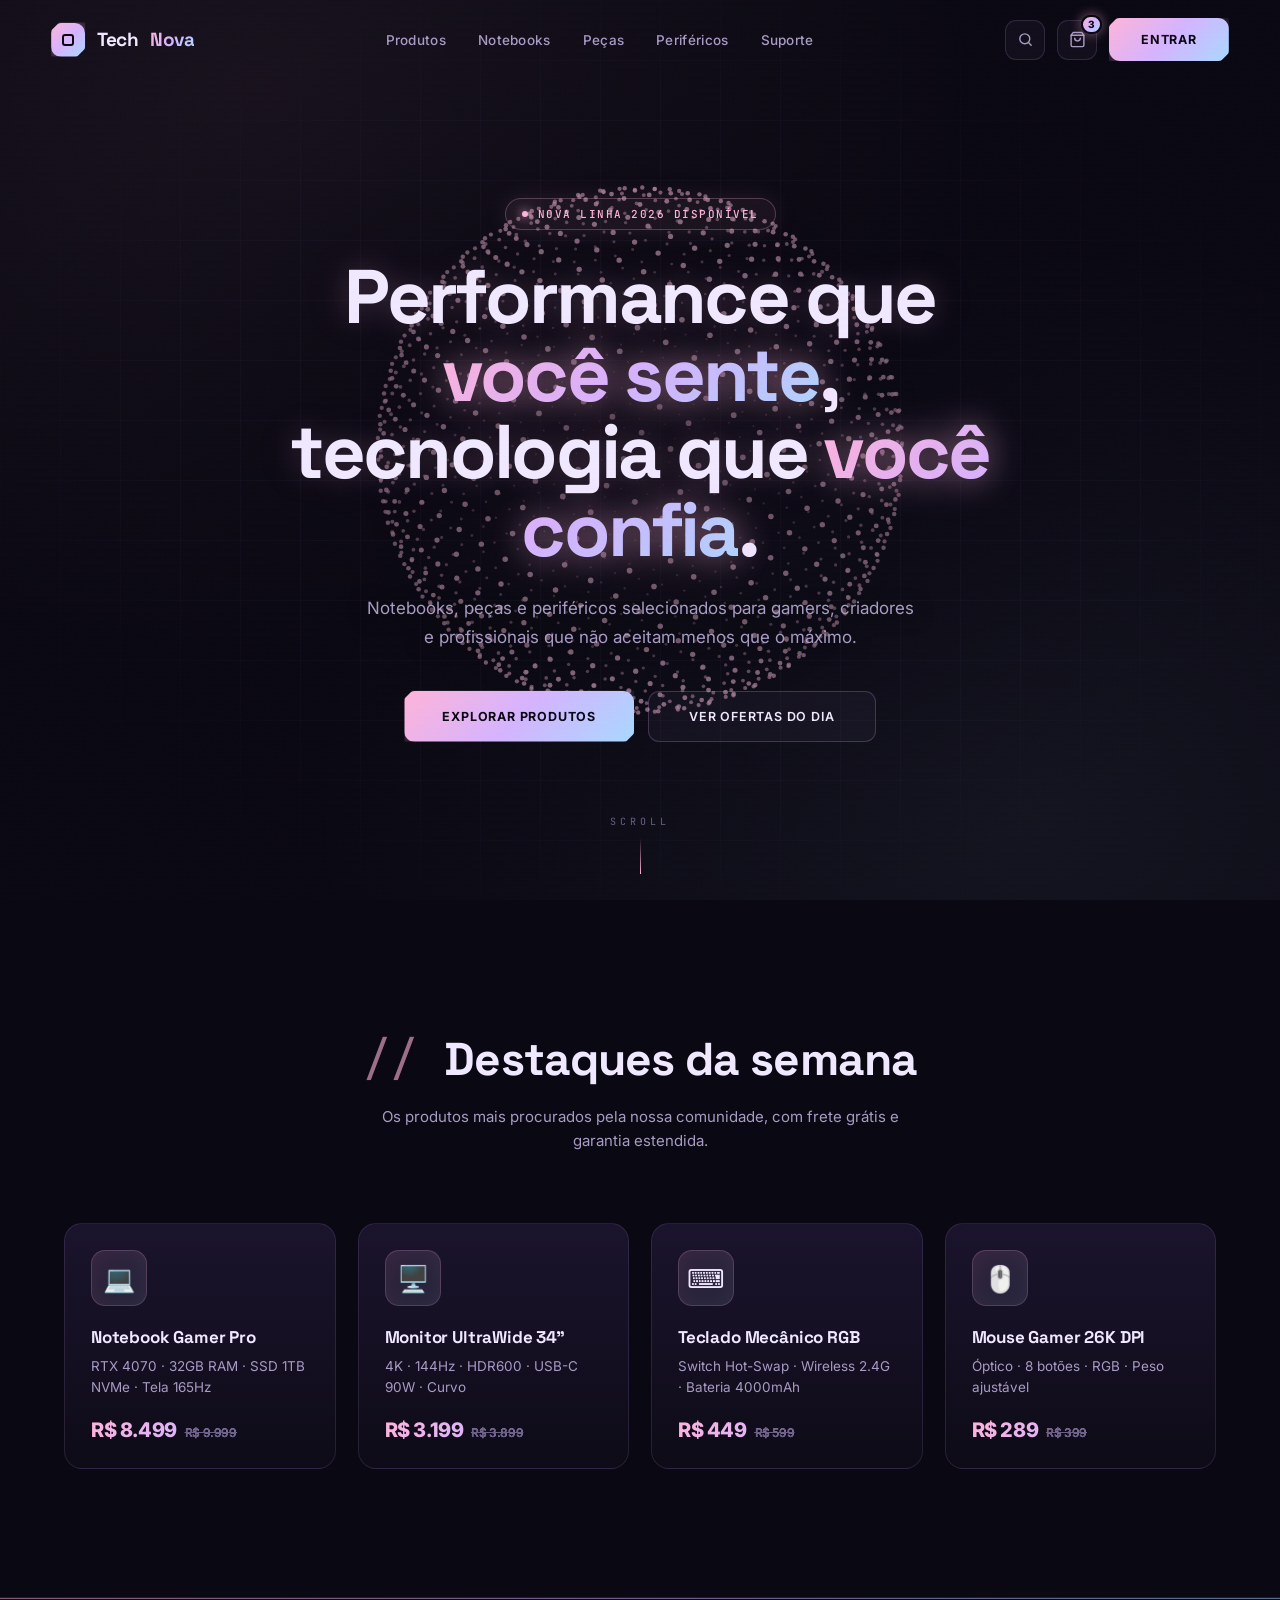
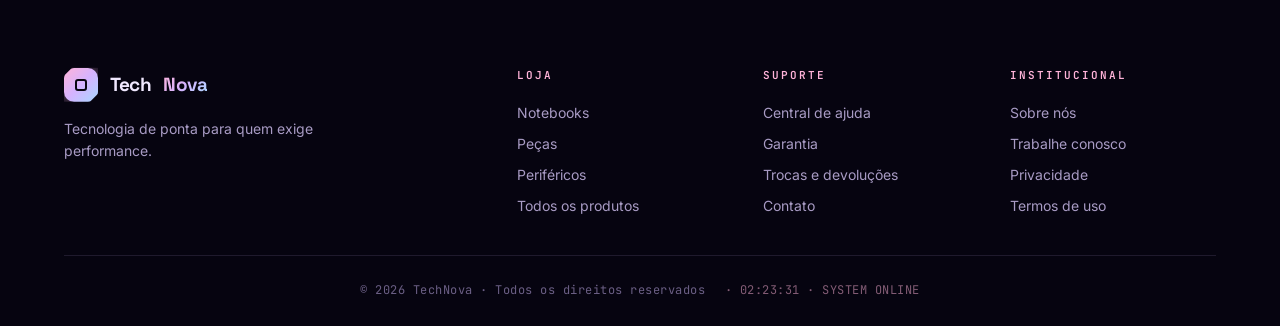
<file: index.html>
<!DOCTYPE html>
<html lang="pt-BR">
<head>
  <meta charset="UTF-8">
  <meta name="viewport" content="width=device-width, initial-scale=1, maximum-scale=1">
  <meta name="description" content="TechNova — Notebooks, peças e periféricos para gamers e profissionais.">
  <meta name="theme-color" content="#0a0812">
  <title>TechNova — Loja de Informática</title>

  <!-- Fontes -->
  <link rel="preconnect" href="https://fonts.googleapis.com">
  <link rel="preconnect" href="https://fonts.gstatic.com" crossorigin>
  <link href="https://fonts.googleapis.com/css2?family=Inter:wght@400;500;600;700&family=Space+Grotesk:wght@600;700;800&family=JetBrains+Mono:wght@400;500;600&display=swap" rel="stylesheet">

  <!-- Estilos -->
  <link rel="stylesheet" href="css/style.css">
</head>
<body>

  <header id="header">
    <a href="index.html" class="logo">
      <div class="logo-mark"></div>
      Tech<span>Nova</span>
    </a>

    <nav>
      <ul>
        <li><a href="produtos.html">Produtos</a></li>
        <li><a href="notebooks.html">Notebooks</a></li>
        <li><a href="pecas.html">Peças</a></li>
        <li><a href="perifericos.html">Periféricos</a></li>
        <li><a href="suporte.html">Suporte</a></li>
      </ul>
    </nav>

    <div class="header-actions">
      <button class="icon-btn" aria-label="Buscar">
        <svg viewBox="0 0 24 24" fill="none" stroke="currentColor" stroke-width="2" stroke-linecap="round">
          <circle cx="11" cy="11" r="7"/>
          <path d="m20 20-3.5-3.5"/>
        </svg>
      </button>
      <button class="icon-btn" aria-label="Carrinho">
        <svg viewBox="0 0 24 24" fill="none" stroke="currentColor" stroke-width="2" stroke-linecap="round" stroke-linejoin="round">
          <path d="M6 2 3 6v14a2 2 0 0 0 2 2h14a2 2 0 0 0 2-2V6l-3-4Z"/>
          <path d="M3 6h18"/>
          <path d="M16 10a4 4 0 0 1-8 0"/>
        </svg>
        <span class="cart-badge">3</span>
      </button>
      <button class="menu-toggle" aria-label="Menu">
        <svg viewBox="0 0 24 24" width="20" height="20" fill="none" stroke="currentColor" stroke-width="2" stroke-linecap="round">
          <path d="M3 6h18M3 12h18M3 18h18"/>
        </svg>
      </button>
      <button class="btn-primary">Entrar</button>
    </div>
  </header>

  <section class="hero">
    <canvas id="c"></canvas>

    <div class="hero-content">
      <div class="hero-tag">Nova linha 2026 disponível</div>
      <h1>
        Performance que <span>você sente</span>,<br>
        tecnologia que <span>você confia</span>.
      </h1>
      <p>
        Notebooks, peças e periféricos selecionados para gamers,
        criadores e profissionais que não aceitam menos que o máximo.
      </p>
      <div class="hero-buttons">
        <a href="produtos.html" class="btn-primary">Explorar produtos</a>
        <a href="produtos.html#ofertas" class="btn-secondary">Ver ofertas do dia</a>
      </div>
    </div>

    <div class="scroll-hint">
      <span>Scroll</span>
      <div class="scroll-line"></div>
    </div>
  </section>

  <section class="products" id="produtos">
    <div class="section-header">
      <h2>Destaques da semana</h2>
      <p>Os produtos mais procurados pela nossa comunidade, com frete grátis e garantia estendida.</p>
    </div>

    <div class="product-grid">
      <div class="product-card">
        <div class="product-icon">💻</div>
        <h3>Notebook Gamer Pro</h3>
        <p>RTX 4070 · 32GB RAM · SSD 1TB NVMe · Tela 165Hz</p>
        <div class="product-price">R$ 8.499 <small>R$ 9.999</small></div>
      </div>

      <div class="product-card">
        <div class="product-icon">🖥️</div>
        <h3>Monitor UltraWide 34"</h3>
        <p>4K · 144Hz · HDR600 · USB-C 90W · Curvo</p>
        <div class="product-price">R$ 3.199 <small>R$ 3.899</small></div>
      </div>

      <div class="product-card">
        <div class="product-icon">⌨️</div>
        <h3>Teclado Mecânico RGB</h3>
        <p>Switch Hot-Swap · Wireless 2.4G · Bateria 4000mAh</p>
        <div class="product-price">R$ 449 <small>R$ 599</small></div>
      </div>

      <div class="product-card">
        <div class="product-icon">🖱️</div>
        <h3>Mouse Gamer 26K DPI</h3>
        <p>Óptico · 8 botões · RGB · Peso ajustável</p>
        <div class="product-price">R$ 289 <small>R$ 399</small></div>
      </div>
    </div>
  </section>

  <footer class="site-footer">
    <div class="footer-inner">
      <div class="footer-brand">
        <a href="index.html" class="logo">
          <div class="logo-mark"></div>
          Tech<span>Nova</span>
        </a>
        <p>Tecnologia de ponta para quem exige performance.</p>
      </div>

      <div class="footer-col">
        <h4>Loja</h4>
        <ul>
          <li><a href="notebooks.html">Notebooks</a></li>
          <li><a href="pecas.html">Peças</a></li>
          <li><a href="perifericos.html">Periféricos</a></li>
          <li><a href="produtos.html">Todos os produtos</a></li>
        </ul>
      </div>

      <div class="footer-col">
        <h4>Suporte</h4>
        <ul>
          <li><a href="suporte.html">Central de ajuda</a></li>
          <li><a href="suporte.html">Garantia</a></li>
          <li><a href="suporte.html">Trocas e devoluções</a></li>
          <li><a href="suporte.html">Contato</a></li>
        </ul>
      </div>

      <div class="footer-col">
        <h4>Institucional</h4>
        <ul>
          <li><a href="#">Sobre nós</a></li>
          <li><a href="#">Trabalhe conosco</a></li>
          <li><a href="#">Privacidade</a></li>
          <li><a href="#">Termos de uso</a></li>
        </ul>
      </div>
    </div>

    <div class="footer-bottom">
      © 2026 TechNova · Todos os direitos reservados
    </div>
  </footer>

  <script src="js/sphere.js"></script>
  <script src="js/main.js"></script>
</body>
</html>
</file>
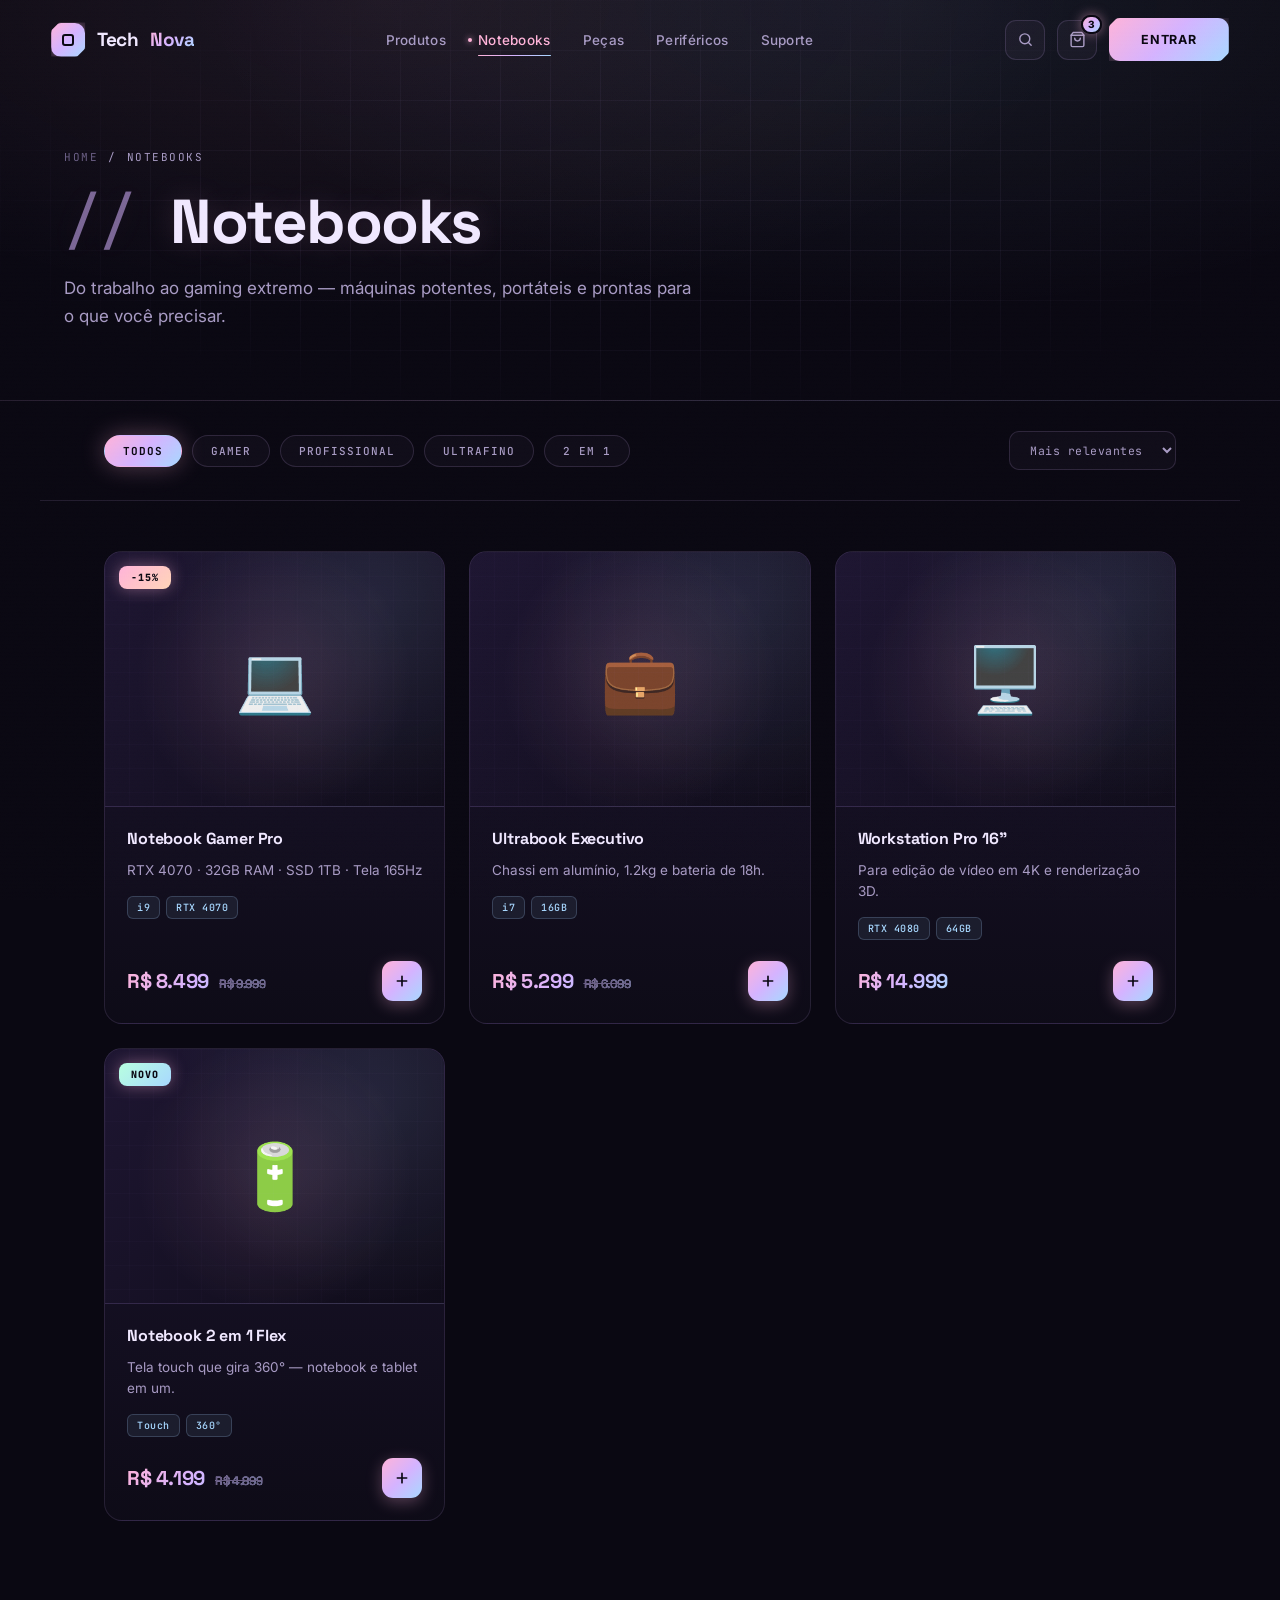
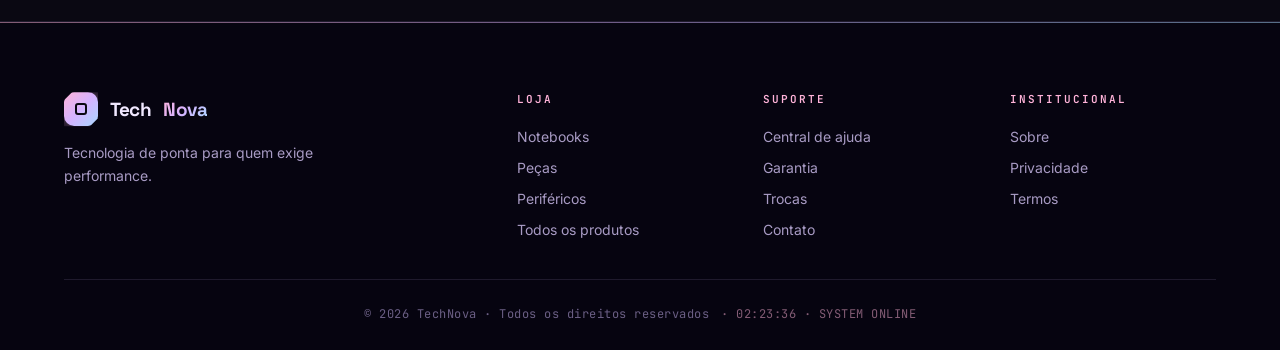
<file: notebooks.html>
<!DOCTYPE html>
<html lang="pt-BR">
<head>
  <meta charset="UTF-8">
  <meta name="viewport" content="width=device-width, initial-scale=1">
  <title>Notebooks — TechNova</title>

  <link rel="preconnect" href="https://fonts.googleapis.com">
  <link rel="preconnect" href="https://fonts.gstatic.com" crossorigin>
  <link href="https://fonts.googleapis.com/css2?family=Inter:wght@400;500;600;700&family=Space+Grotesk:wght@600;700;800&family=JetBrains+Mono:wght@400;500;600&display=swap" rel="stylesheet">

  <link rel="stylesheet" href="css/style.css">
  <link rel="stylesheet" href="css/page.css">
</head>
<body>

  <header id="header">
    <a href="index.html" class="logo"><div class="logo-mark"></div>Tech<span>Nova</span></a>
    <nav>
      <ul>
        <li><a href="produtos.html">Produtos</a></li>
        <li><a href="notebooks.html">Notebooks</a></li>
        <li><a href="pecas.html">Peças</a></li>
        <li><a href="perifericos.html">Periféricos</a></li>
        <li><a href="suporte.html">Suporte</a></li>
      </ul>
    </nav>
    <div class="header-actions">
      <button class="icon-btn"><svg viewBox="0 0 24 24" fill="none" stroke="currentColor" stroke-width="2" stroke-linecap="round"><circle cx="11" cy="11" r="7"/><path d="m20 20-3.5-3.5"/></svg></button>
      <button class="icon-btn"><svg viewBox="0 0 24 24" fill="none" stroke="currentColor" stroke-width="2" stroke-linecap="round" stroke-linejoin="round"><path d="M6 2 3 6v14a2 2 0 0 0 2 2h14a2 2 0 0 0 2-2V6l-3-4Z"/><path d="M3 6h18"/><path d="M16 10a4 4 0 0 1-8 0"/></svg><span class="cart-badge">3</span></button>
      <button class="menu-toggle"><svg viewBox="0 0 24 24" width="20" height="20" fill="none" stroke="currentColor" stroke-width="2" stroke-linecap="round"><path d="M3 6h18M3 12h18M3 18h18"/></svg></button>
      <button class="btn-primary">Entrar</button>
    </div>
  </header>

  <section class="page-hero">
    <div class="page-hero-inner">
      <div class="breadcrumb"><a href="index.html">Home</a><span>/</span><span>Notebooks</span></div>
      <h1>Notebooks</h1>
      <p>Do trabalho ao gaming extremo — máquinas potentes, portáteis e prontas para o que você precisar.</p>
    </div>
  </section>

  <div class="toolbar">
    <div class="filter-chips">
      <button class="chip active">Todos</button>
      <button class="chip">Gamer</button>
      <button class="chip">Profissional</button>
      <button class="chip">Ultrafino</button>
      <button class="chip">2 em 1</button>
    </div>
    <select class="sort-select">
      <option>Mais relevantes</option>
      <option>Menor preço</option>
      <option>Maior preço</option>
    </select>
  </div>

  <section class="page-content">
    <div class="product-grid-lg">
      <article class="card">
        <div class="card-image"><span class="card-badge hot">-15%</span>💻</div>
        <div class="card-body">
          <h3>Notebook Gamer Pro</h3>
          <p>RTX 4070 · 32GB RAM · SSD 1TB · Tela 165Hz</p>
          <div class="card-specs"><span class="spec-tag">i9</span><span class="spec-tag">RTX 4070</span></div>
          <div class="card-footer">
            <div class="card-price">R$ 8.499 <small>R$ 9.999</small></div>
            <button class="btn-cart"><svg viewBox="0 0 24 24" width="16" height="16" fill="none" stroke="currentColor" stroke-width="2.5" stroke-linecap="round"><path d="M12 5v14M5 12h14"/></svg></button>
          </div>
        </div>
      </article>

      <article class="card">
        <div class="card-image">💼</div>
        <div class="card-body">
          <h3>Ultrabook Executivo</h3>
          <p>Chassi em alumínio, 1.2kg e bateria de 18h.</p>
          <div class="card-specs"><span class="spec-tag">i7</span><span class="spec-tag">16GB</span></div>
          <div class="card-footer">
            <div class="card-price">R$ 5.299 <small>R$ 6.099</small></div>
            <button class="btn-cart"><svg viewBox="0 0 24 24" width="16" height="16" fill="none" stroke="currentColor" stroke-width="2.5" stroke-linecap="round"><path d="M12 5v14M5 12h14"/></svg></button>
          </div>
        </div>
      </article>

      <article class="card">
        <div class="card-image">🖥️</div>
        <div class="card-body">
          <h3>Workstation Pro 16"</h3>
          <p>Para edição de vídeo em 4K e renderização 3D.</p>
          <div class="card-specs"><span class="spec-tag">RTX 4080</span><span class="spec-tag">64GB</span></div>
          <div class="card-footer">
            <div class="card-price">R$ 14.999</div>
            <button class="btn-cart"><svg viewBox="0 0 24 24" width="16" height="16" fill="none" stroke="currentColor" stroke-width="2.5" stroke-linecap="round"><path d="M12 5v14M5 12h14"/></svg></button>
          </div>
        </div>
      </article>

      <article class="card">
        <div class="card-image"><span class="card-badge new">Novo</span>🔋</div>
        <div class="card-body">
          <h3>Notebook 2 em 1 Flex</h3>
          <p>Tela touch que gira 360° — notebook e tablet em um.</p>
          <div class="card-specs"><span class="spec-tag">Touch</span><span class="spec-tag">360°</span></div>
          <div class="card-footer">
            <div class="card-price">R$ 4.199 <small>R$ 4.899</small></div>
            <button class="btn-cart"><svg viewBox="0 0 24 24" width="16" height="16" fill="none" stroke="currentColor" stroke-width="2.5" stroke-linecap="round"><path d="M12 5v14M5 12h14"/></svg></button>
          </div>
        </div>
      </article>
    </div>
  </section>

  <footer class="site-footer">
    <div class="footer-inner">
      <div class="footer-brand">
        <a href="index.html" class="logo"><div class="logo-mark"></div>Tech<span>Nova</span></a>
        <p>Tecnologia de ponta para quem exige performance.</p>
      </div>
      <div class="footer-col">
        <h4>Loja</h4>
        <ul>
          <li><a href="notebooks.html">Notebooks</a></li>
          <li><a href="pecas.html">Peças</a></li>
          <li><a href="perifericos.html">Periféricos</a></li>
          <li><a href="produtos.html">Todos os produtos</a></li>
        </ul>
      </div>
      <div class="footer-col">
        <h4>Suporte</h4>
        <ul>
          <li><a href="suporte.html">Central de ajuda</a></li>
          <li><a href="suporte.html">Garantia</a></li>
          <li><a href="suporte.html">Trocas</a></li>
          <li><a href="suporte.html">Contato</a></li>
        </ul>
      </div>
      <div class="footer-col">
        <h4>Institucional</h4>
        <ul>
          <li><a href="#">Sobre</a></li>
          <li><a href="#">Privacidade</a></li>
          <li><a href="#">Termos</a></li>
        </ul>
      </div>
    </div>
    <div class="footer-bottom">© 2026 TechNova · Todos os direitos reservados</div>
  </footer>

  <script src="js/main.js"></script>
</body>
</html>
</file>
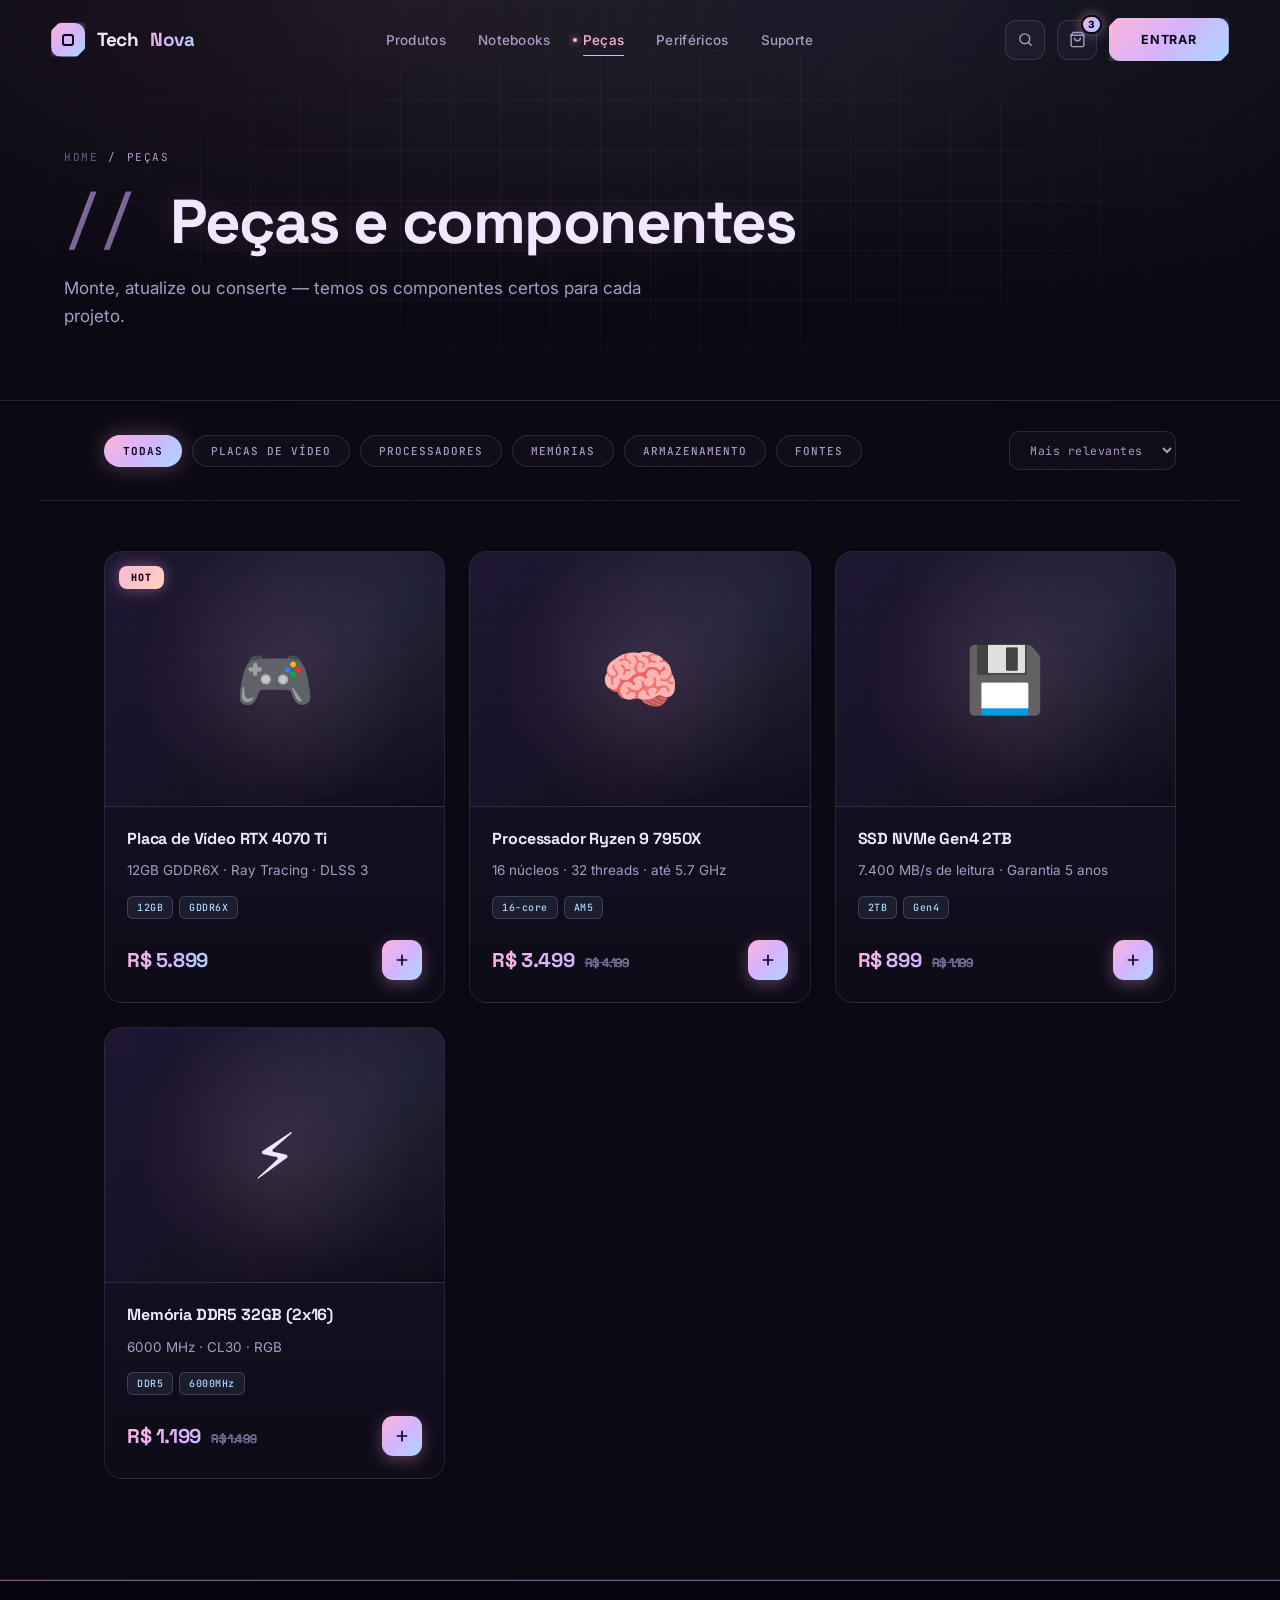
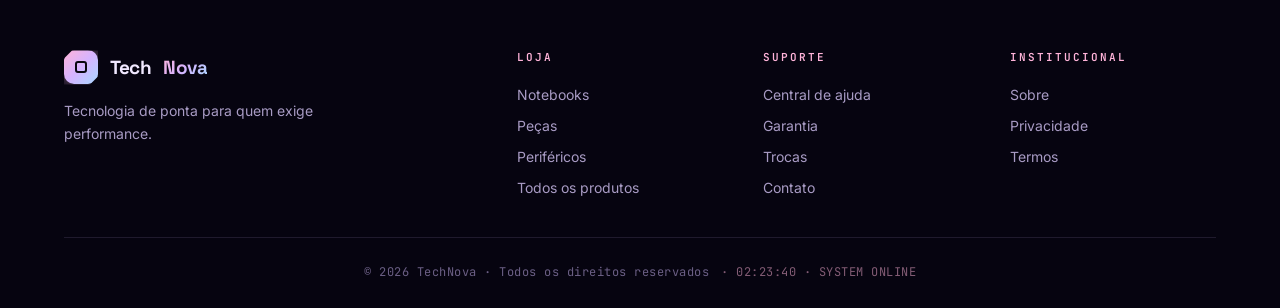
<file: pecas.html>
<!DOCTYPE html>
<html lang="pt-BR">
<head>
  <meta charset="UTF-8">
  <meta name="viewport" content="width=device-width, initial-scale=1">
  <title>Peças — TechNova</title>

  <link rel="preconnect" href="https://fonts.googleapis.com">
  <link rel="preconnect" href="https://fonts.gstatic.com" crossorigin>
  <link href="https://fonts.googleapis.com/css2?family=Inter:wght@400;500;600;700&family=Space+Grotesk:wght@600;700;800&family=JetBrains+Mono:wght@400;500;600&display=swap" rel="stylesheet">

  <link rel="stylesheet" href="css/style.css">
  <link rel="stylesheet" href="css/page.css">
</head>
<body>

  <header id="header">
    <a href="index.html" class="logo"><div class="logo-mark"></div>Tech<span>Nova</span></a>
    <nav>
      <ul>
        <li><a href="produtos.html">Produtos</a></li>
        <li><a href="notebooks.html">Notebooks</a></li>
        <li><a href="pecas.html">Peças</a></li>
        <li><a href="perifericos.html">Periféricos</a></li>
        <li><a href="suporte.html">Suporte</a></li>
      </ul>
    </nav>
    <div class="header-actions">
      <button class="icon-btn"><svg viewBox="0 0 24 24" fill="none" stroke="currentColor" stroke-width="2" stroke-linecap="round"><circle cx="11" cy="11" r="7"/><path d="m20 20-3.5-3.5"/></svg></button>
      <button class="icon-btn"><svg viewBox="0 0 24 24" fill="none" stroke="currentColor" stroke-width="2" stroke-linecap="round" stroke-linejoin="round"><path d="M6 2 3 6v14a2 2 0 0 0 2 2h14a2 2 0 0 0 2-2V6l-3-4Z"/><path d="M3 6h18"/><path d="M16 10a4 4 0 0 1-8 0"/></svg><span class="cart-badge">3</span></button>
      <button class="menu-toggle"><svg viewBox="0 0 24 24" width="20" height="20" fill="none" stroke="currentColor" stroke-width="2" stroke-linecap="round"><path d="M3 6h18M3 12h18M3 18h18"/></svg></button>
      <button class="btn-primary">Entrar</button>
    </div>
  </header>

  <section class="page-hero">
    <div class="page-hero-inner">
      <div class="breadcrumb"><a href="index.html">Home</a><span>/</span><span>Peças</span></div>
      <h1>Peças e componentes</h1>
      <p>Monte, atualize ou conserte — temos os componentes certos para cada projeto.</p>
    </div>
  </section>

  <div class="toolbar">
    <div class="filter-chips">
      <button class="chip active">Todas</button>
      <button class="chip">Placas de vídeo</button>
      <button class="chip">Processadores</button>
      <button class="chip">Memórias</button>
      <button class="chip">Armazenamento</button>
      <button class="chip">Fontes</button>
    </div>
    <select class="sort-select">
      <option>Mais relevantes</option>
      <option>Menor preço</option>
      <option>Maior preço</option>
    </select>
  </div>

  <section class="page-content">
    <div class="product-grid-lg">
      <article class="card">
        <div class="card-image"><span class="card-badge hot">Hot</span>🎮</div>
        <div class="card-body">
          <h3>Placa de Vídeo RTX 4070 Ti</h3>
          <p>12GB GDDR6X · Ray Tracing · DLSS 3</p>
          <div class="card-specs"><span class="spec-tag">12GB</span><span class="spec-tag">GDDR6X</span></div>
          <div class="card-footer">
            <div class="card-price">R$ 5.899</div>
            <button class="btn-cart"><svg viewBox="0 0 24 24" width="16" height="16" fill="none" stroke="currentColor" stroke-width="2.5" stroke-linecap="round"><path d="M12 5v14M5 12h14"/></svg></button>
          </div>
        </div>
      </article>

      <article class="card">
        <div class="card-image">🧠</div>
        <div class="card-body">
          <h3>Processador Ryzen 9 7950X</h3>
          <p>16 núcleos · 32 threads · até 5.7 GHz</p>
          <div class="card-specs"><span class="spec-tag">16-core</span><span class="spec-tag">AM5</span></div>
          <div class="card-footer">
            <div class="card-price">R$ 3.499 <small>R$ 4.199</small></div>
            <button class="btn-cart"><svg viewBox="0 0 24 24" width="16" height="16" fill="none" stroke="currentColor" stroke-width="2.5" stroke-linecap="round"><path d="M12 5v14M5 12h14"/></svg></button>
          </div>
        </div>
      </article>

      <article class="card">
        <div class="card-image">💾</div>
        <div class="card-body">
          <h3>SSD NVMe Gen4 2TB</h3>
          <p>7.400 MB/s de leitura · Garantia 5 anos</p>
          <div class="card-specs"><span class="spec-tag">2TB</span><span class="spec-tag">Gen4</span></div>
          <div class="card-footer">
            <div class="card-price">R$ 899 <small>R$ 1.199</small></div>
            <button class="btn-cart"><svg viewBox="0 0 24 24" width="16" height="16" fill="none" stroke="currentColor" stroke-width="2.5" stroke-linecap="round"><path d="M12 5v14M5 12h14"/></svg></button>
          </div>
        </div>
      </article>

      <article class="card">
        <div class="card-image">⚡</div>
        <div class="card-body">
          <h3>Memória DDR5 32GB (2x16)</h3>
          <p>6000 MHz · CL30 · RGB</p>
          <div class="card-specs"><span class="spec-tag">DDR5</span><span class="spec-tag">6000MHz</span></div>
          <div class="card-footer">
            <div class="card-price">R$ 1.199 <small>R$ 1.499</small></div>
            <button class="btn-cart"><svg viewBox="0 0 24 24" width="16" height="16" fill="none" stroke="currentColor" stroke-width="2.5" stroke-linecap="round"><path d="M12 5v14M5 12h14"/></svg></button>
          </div>
        </div>
      </article>
    </div>
  </section>

  <footer class="site-footer">
    <div class="footer-inner">
      <div class="footer-brand">
        <a href="index.html" class="logo"><div class="logo-mark"></div>Tech<span>Nova</span></a>
        <p>Tecnologia de ponta para quem exige performance.</p>
      </div>
      <div class="footer-col">
        <h4>Loja</h4>
        <ul>
          <li><a href="notebooks.html">Notebooks</a></li>
          <li><a href="pecas.html">Peças</a></li>
          <li><a href="perifericos.html">Periféricos</a></li>
          <li><a href="produtos.html">Todos os produtos</a></li>
        </ul>
      </div>
      <div class="footer-col">
        <h4>Suporte</h4>
        <ul>
          <li><a href="suporte.html">Central de ajuda</a></li>
          <li><a href="suporte.html">Garantia</a></li>
          <li><a href="suporte.html">Trocas</a></li>
          <li><a href="suporte.html">Contato</a></li>
        </ul>
      </div>
      <div class="footer-col">
        <h4>Institucional</h4>
        <ul>
          <li><a href="#">Sobre</a></li>
          <li><a href="#">Privacidade</a></li>
          <li><a href="#">Termos</a></li>
        </ul>
      </div>
    </div>
    <div class="footer-bottom">© 2026 TechNova · Todos os direitos reservados</div>
  </footer>

  <script src="js/main.js"></script>
</body>
</html>
</file>
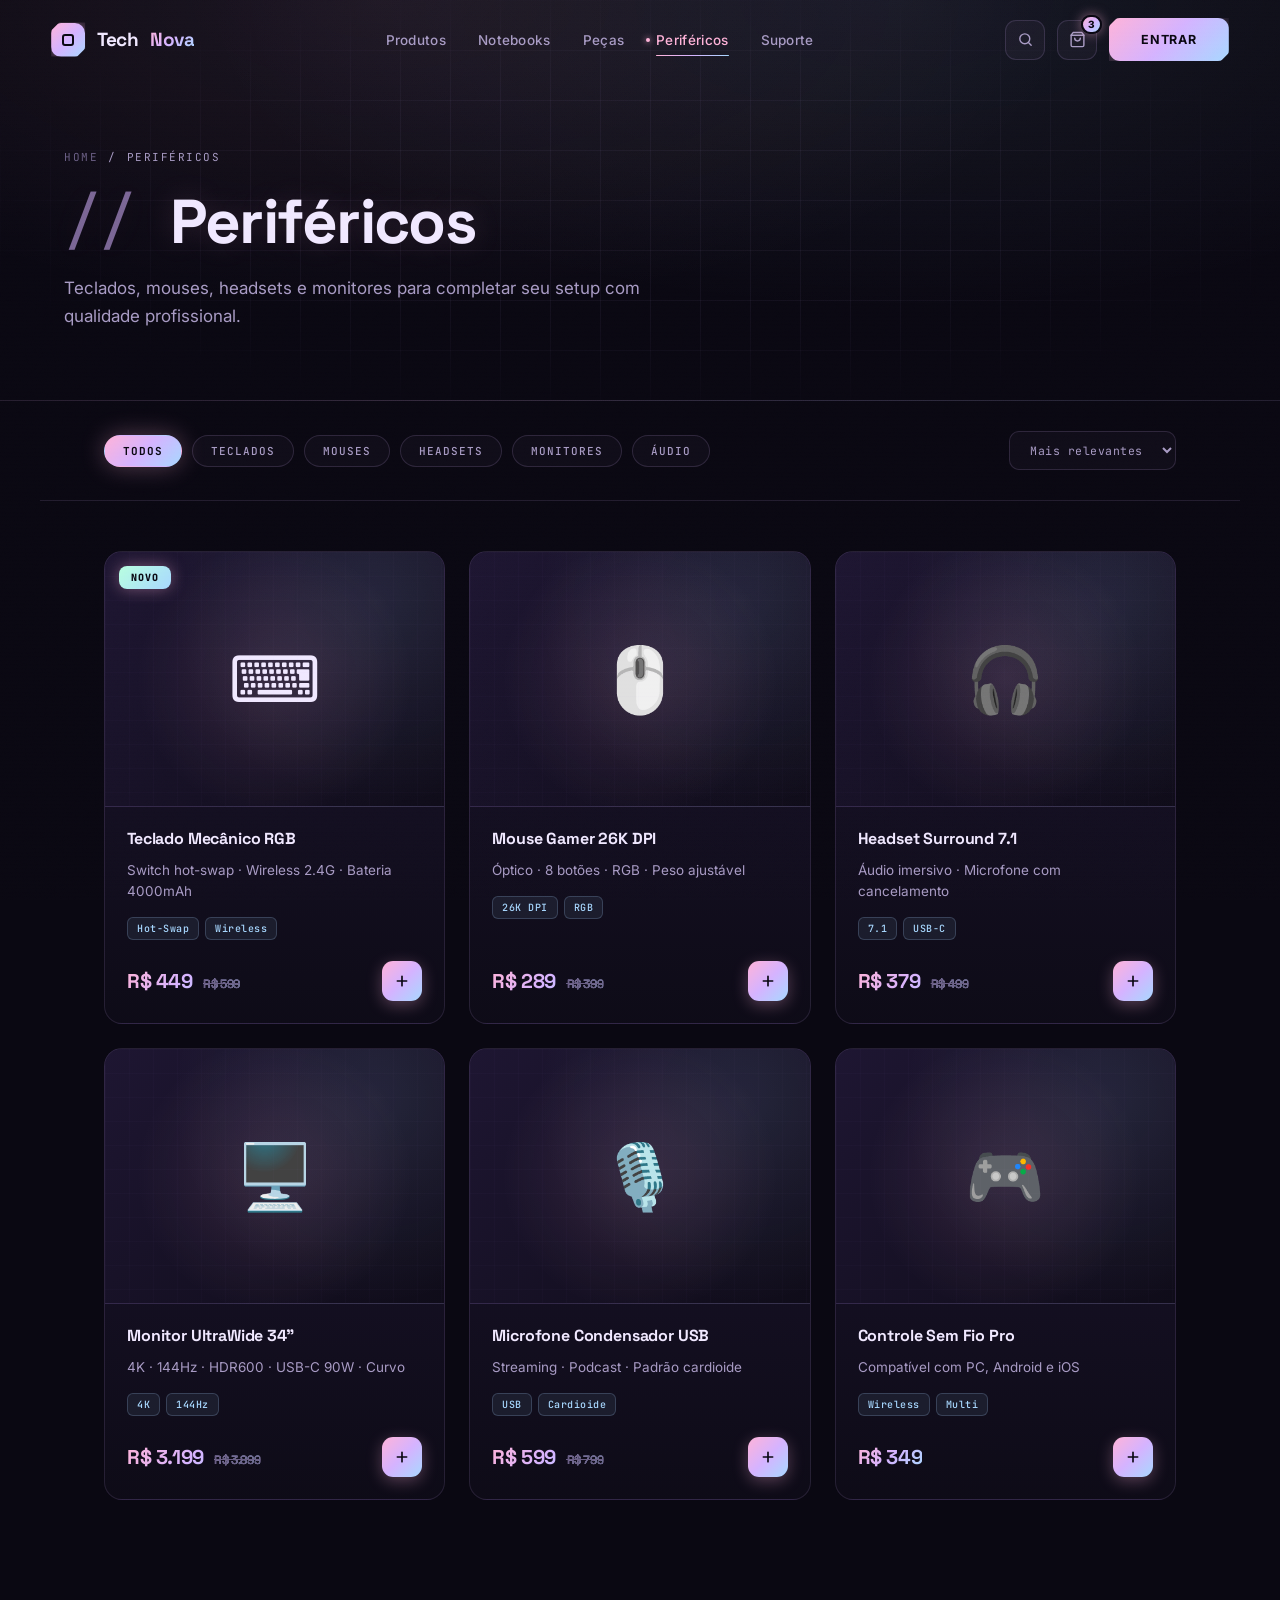
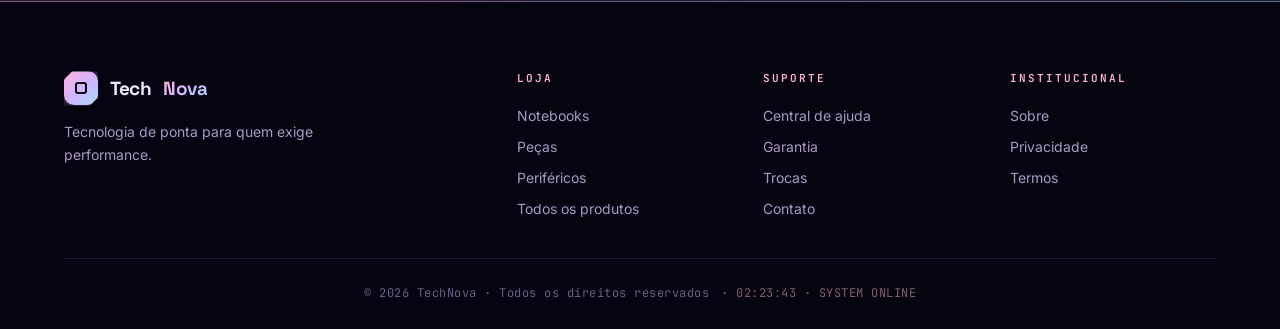
<file: perifericos.html>
<!DOCTYPE html>
<html lang="pt-BR">
<head>
  <meta charset="UTF-8">
  <meta name="viewport" content="width=device-width, initial-scale=1">
  <title>Periféricos — TechNova</title>

  <link rel="preconnect" href="https://fonts.googleapis.com">
  <link rel="preconnect" href="https://fonts.gstatic.com" crossorigin>
  <link href="https://fonts.googleapis.com/css2?family=Inter:wght@400;500;600;700&family=Space+Grotesk:wght@600;700;800&family=JetBrains+Mono:wght@400;500;600&display=swap" rel="stylesheet">

  <link rel="stylesheet" href="css/style.css">
  <link rel="stylesheet" href="css/page.css">
</head>
<body>

  <header id="header">
    <a href="index.html" class="logo"><div class="logo-mark"></div>Tech<span>Nova</span></a>
    <nav>
      <ul>
        <li><a href="produtos.html">Produtos</a></li>
        <li><a href="notebooks.html">Notebooks</a></li>
        <li><a href="pecas.html">Peças</a></li>
        <li><a href="perifericos.html">Periféricos</a></li>
        <li><a href="suporte.html">Suporte</a></li>
      </ul>
    </nav>
    <div class="header-actions">
      <button class="icon-btn"><svg viewBox="0 0 24 24" fill="none" stroke="currentColor" stroke-width="2" stroke-linecap="round"><circle cx="11" cy="11" r="7"/><path d="m20 20-3.5-3.5"/></svg></button>
      <button class="icon-btn"><svg viewBox="0 0 24 24" fill="none" stroke="currentColor" stroke-width="2" stroke-linecap="round" stroke-linejoin="round"><path d="M6 2 3 6v14a2 2 0 0 0 2 2h14a2 2 0 0 0 2-2V6l-3-4Z"/><path d="M3 6h18"/><path d="M16 10a4 4 0 0 1-8 0"/></svg><span class="cart-badge">3</span></button>
      <button class="menu-toggle"><svg viewBox="0 0 24 24" width="20" height="20" fill="none" stroke="currentColor" stroke-width="2" stroke-linecap="round"><path d="M3 6h18M3 12h18M3 18h18"/></svg></button>
      <button class="btn-primary">Entrar</button>
    </div>
  </header>

  <section class="page-hero">
    <div class="page-hero-inner">
      <div class="breadcrumb"><a href="index.html">Home</a><span>/</span><span>Periféricos</span></div>
      <h1>Periféricos</h1>
      <p>Teclados, mouses, headsets e monitores para completar seu setup com qualidade profissional.</p>
    </div>
  </section>

  <div class="toolbar">
    <div class="filter-chips">
      <button class="chip active">Todos</button>
      <button class="chip">Teclados</button>
      <button class="chip">Mouses</button>
      <button class="chip">Headsets</button>
      <button class="chip">Monitores</button>
      <button class="chip">Áudio</button>
    </div>
    <select class="sort-select">
      <option>Mais relevantes</option>
      <option>Menor preço</option>
      <option>Maior preço</option>
    </select>
  </div>

  <section class="page-content">
    <div class="product-grid-lg">
      <article class="card">
        <div class="card-image"><span class="card-badge new">Novo</span>⌨️</div>
        <div class="card-body">
          <h3>Teclado Mecânico RGB</h3>
          <p>Switch hot-swap · Wireless 2.4G · Bateria 4000mAh</p>
          <div class="card-specs"><span class="spec-tag">Hot-Swap</span><span class="spec-tag">Wireless</span></div>
          <div class="card-footer">
            <div class="card-price">R$ 449 <small>R$ 599</small></div>
            <button class="btn-cart"><svg viewBox="0 0 24 24" width="16" height="16" fill="none" stroke="currentColor" stroke-width="2.5" stroke-linecap="round"><path d="M12 5v14M5 12h14"/></svg></button>
          </div>
        </div>
      </article>

      <article class="card">
        <div class="card-image">🖱️</div>
        <div class="card-body">
          <h3>Mouse Gamer 26K DPI</h3>
          <p>Óptico · 8 botões · RGB · Peso ajustável</p>
          <div class="card-specs"><span class="spec-tag">26K DPI</span><span class="spec-tag">RGB</span></div>
          <div class="card-footer">
            <div class="card-price">R$ 289 <small>R$ 399</small></div>
            <button class="btn-cart"><svg viewBox="0 0 24 24" width="16" height="16" fill="none" stroke="currentColor" stroke-width="2.5" stroke-linecap="round"><path d="M12 5v14M5 12h14"/></svg></button>
          </div>
        </div>
      </article>

      <article class="card">
        <div class="card-image">🎧</div>
        <div class="card-body">
          <h3>Headset Surround 7.1</h3>
          <p>Áudio imersivo · Microfone com cancelamento</p>
          <div class="card-specs"><span class="spec-tag">7.1</span><span class="spec-tag">USB-C</span></div>
          <div class="card-footer">
            <div class="card-price">R$ 379 <small>R$ 499</small></div>
            <button class="btn-cart"><svg viewBox="0 0 24 24" width="16" height="16" fill="none" stroke="currentColor" stroke-width="2.5" stroke-linecap="round"><path d="M12 5v14M5 12h14"/></svg></button>
          </div>
        </div>
      </article>

      <article class="card">
        <div class="card-image">🖥️</div>
        <div class="card-body">
          <h3>Monitor UltraWide 34"</h3>
          <p>4K · 144Hz · HDR600 · USB-C 90W · Curvo</p>
          <div class="card-specs"><span class="spec-tag">4K</span><span class="spec-tag">144Hz</span></div>
          <div class="card-footer">
            <div class="card-price">R$ 3.199 <small>R$ 3.899</small></div>
            <button class="btn-cart"><svg viewBox="0 0 24 24" width="16" height="16" fill="none" stroke="currentColor" stroke-width="2.5" stroke-linecap="round"><path d="M12 5v14M5 12h14"/></svg></button>
          </div>
        </div>
      </article>

      <article class="card">
        <div class="card-image">🎙️</div>
        <div class="card-body">
          <h3>Microfone Condensador USB</h3>
          <p>Streaming · Podcast · Padrão cardioide</p>
          <div class="card-specs"><span class="spec-tag">USB</span><span class="spec-tag">Cardioide</span></div>
          <div class="card-footer">
            <div class="card-price">R$ 599 <small>R$ 799</small></div>
            <button class="btn-cart"><svg viewBox="0 0 24 24" width="16" height="16" fill="none" stroke="currentColor" stroke-width="2.5" stroke-linecap="round"><path d="M12 5v14M5 12h14"/></svg></button>
          </div>
        </div>
      </article>

      <article class="card">
        <div class="card-image">🎮</div>
        <div class="card-body">
          <h3>Controle Sem Fio Pro</h3>
          <p>Compatível com PC, Android e iOS</p>
          <div class="card-specs"><span class="spec-tag">Wireless</span><span class="spec-tag">Multi</span></div>
          <div class="card-footer">
            <div class="card-price">R$ 349</div>
            <button class="btn-cart"><svg viewBox="0 0 24 24" width="16" height="16" fill="none" stroke="currentColor" stroke-width="2.5" stroke-linecap="round"><path d="M12 5v14M5 12h14"/></svg></button>
          </div>
        </div>
      </article>
    </div>
  </section>

  <footer class="site-footer">
    <div class="footer-inner">
      <div class="footer-brand">
        <a href="index.html" class="logo"><div class="logo-mark"></div>Tech<span>Nova</span></a>
        <p>Tecnologia de ponta para quem exige performance.</p>
      </div>
      <div class="footer-col">
        <h4>Loja</h4>
        <ul>
          <li><a href="notebooks.html">Notebooks</a></li>
          <li><a href="pecas.html">Peças</a></li>
          <li><a href="perifericos.html">Periféricos</a></li>
          <li><a href="produtos.html">Todos os produtos</a></li>
        </ul>
      </div>
      <div class="footer-col">
        <h4>Suporte</h4>
        <ul>
          <li><a href="suporte.html">Central de ajuda</a></li>
          <li><a href="suporte.html">Garantia</a></li>
          <li><a href="suporte.html">Trocas</a></li>
          <li><a href="suporte.html">Contato</a></li>
        </ul>
      </div>
      <div class="footer-col">
        <h4>Institucional</h4>
        <ul>
          <li><a href="#">Sobre</a></li>
          <li><a href="#">Privacidade</a></li>
          <li><a href="#">Termos</a></li>
        </ul>
      </div>
    </div>
    <div class="footer-bottom">© 2026 TechNova · Todos os direitos reservados</div>
  </footer>

  <script src="js/main.js"></script>
</body>
</html>
</file>
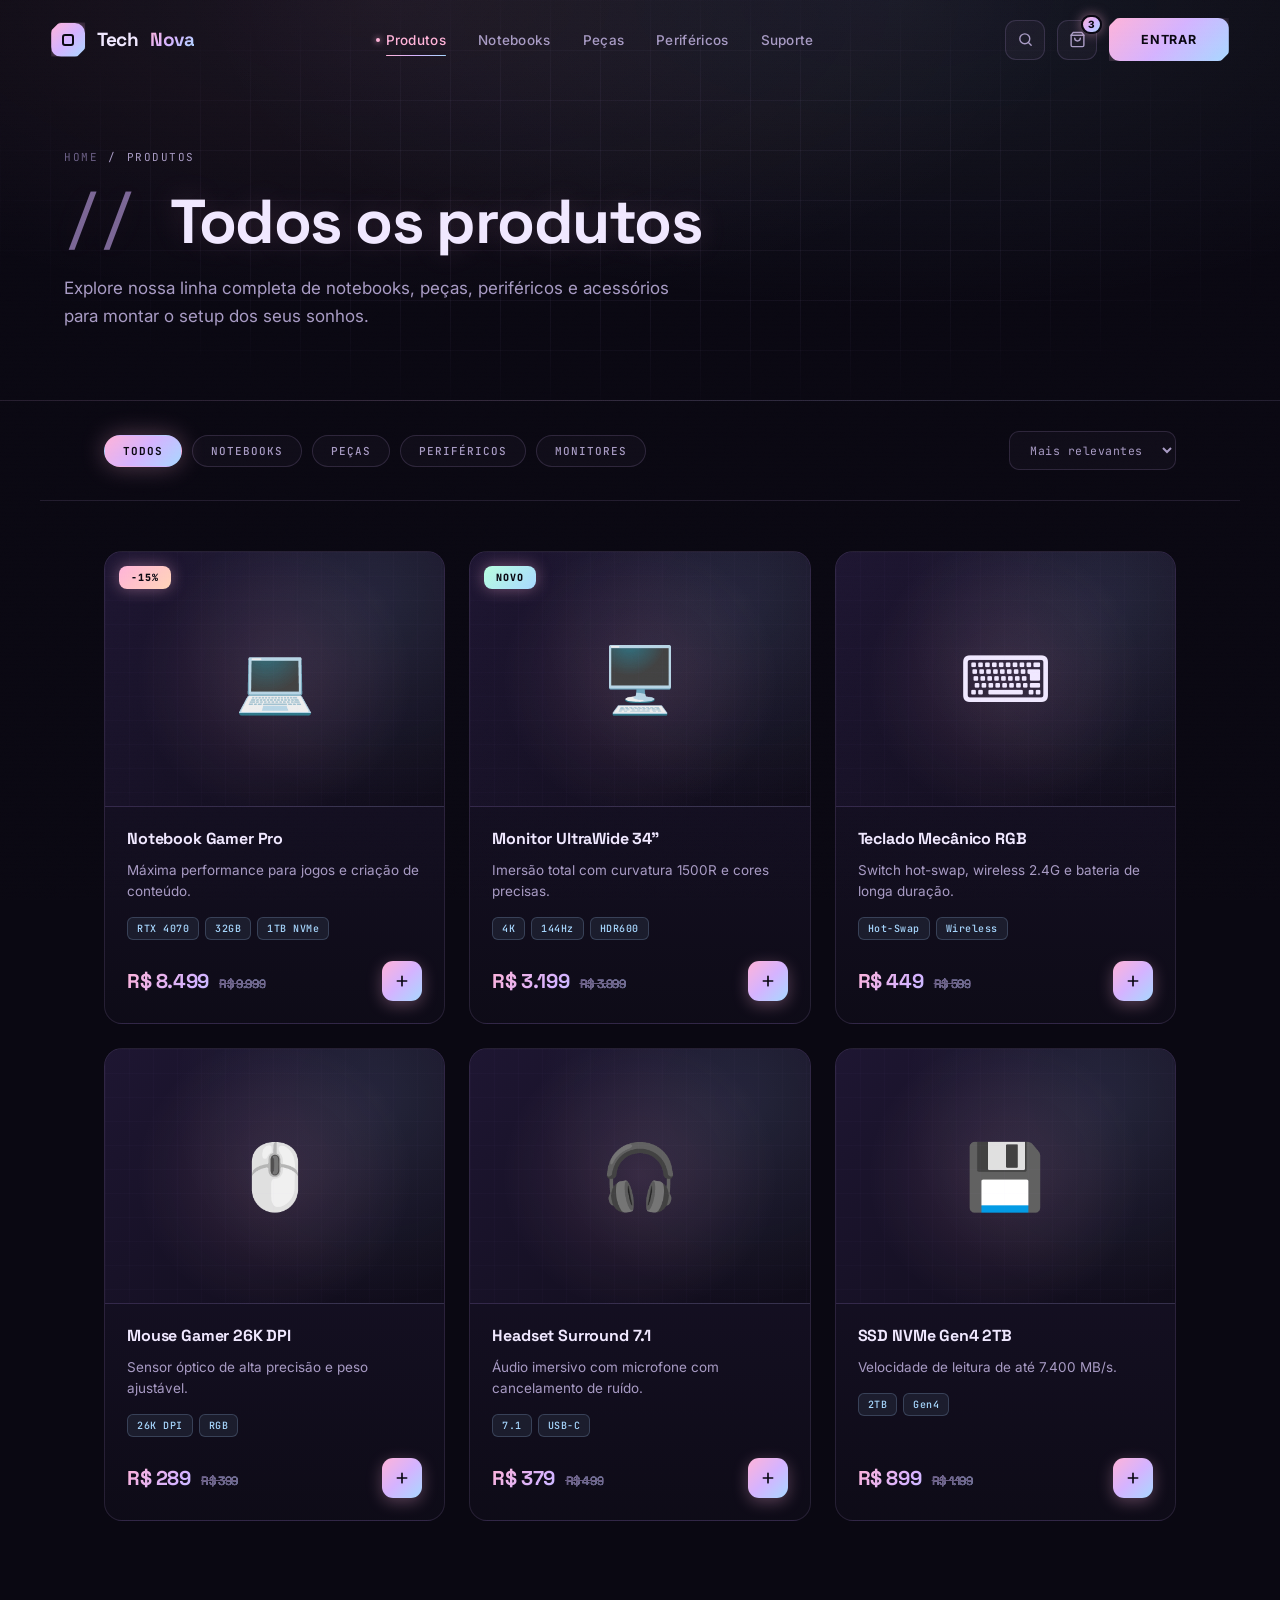
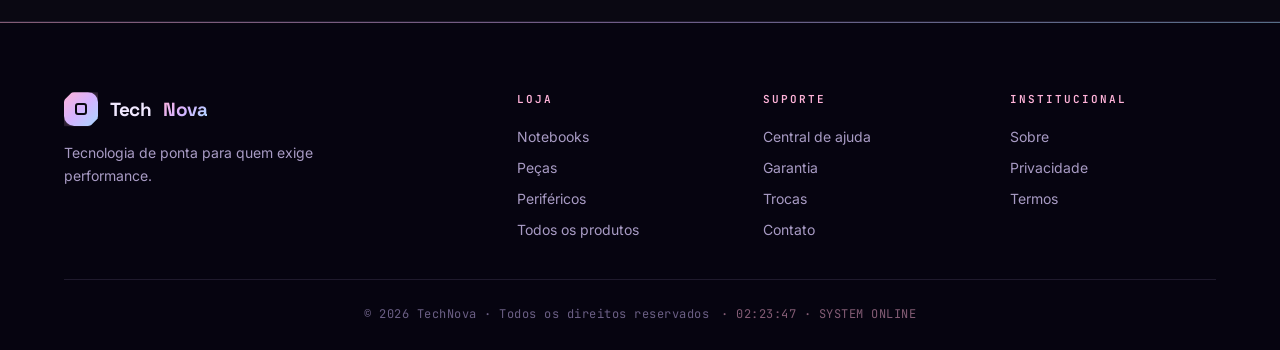
<file: produtos.html>
<!DOCTYPE html>
<html lang="pt-BR">
<head>
  <meta charset="UTF-8">
  <meta name="viewport" content="width=device-width, initial-scale=1">
  <title>Produtos — TechNova</title>

  <link rel="preconnect" href="https://fonts.googleapis.com">
  <link rel="preconnect" href="https://fonts.gstatic.com" crossorigin>
  <link href="https://fonts.googleapis.com/css2?family=Inter:wght@400;500;600;700&family=Space+Grotesk:wght@600;700;800&family=JetBrains+Mono:wght@400;500;600&display=swap" rel="stylesheet">

  <link rel="stylesheet" href="css/style.css">
  <link rel="stylesheet" href="css/page.css">
</head>
<body>

  <header id="header">
    <a href="index.html" class="logo">
      <div class="logo-mark"></div>
      Tech<span>Nova</span>
    </a>
    <nav>
      <ul>
        <li><a href="produtos.html">Produtos</a></li>
        <li><a href="notebooks.html">Notebooks</a></li>
        <li><a href="pecas.html">Peças</a></li>
        <li><a href="perifericos.html">Periféricos</a></li>
        <li><a href="suporte.html">Suporte</a></li>
      </ul>
    </nav>
    <div class="header-actions">
      <button class="icon-btn" aria-label="Buscar">
        <svg viewBox="0 0 24 24" fill="none" stroke="currentColor" stroke-width="2" stroke-linecap="round"><circle cx="11" cy="11" r="7"/><path d="m20 20-3.5-3.5"/></svg>
      </button>
      <button class="icon-btn" aria-label="Carrinho">
        <svg viewBox="0 0 24 24" fill="none" stroke="currentColor" stroke-width="2" stroke-linecap="round" stroke-linejoin="round"><path d="M6 2 3 6v14a2 2 0 0 0 2 2h14a2 2 0 0 0 2-2V6l-3-4Z"/><path d="M3 6h18"/><path d="M16 10a4 4 0 0 1-8 0"/></svg>
        <span class="cart-badge">3</span>
      </button>
      <button class="menu-toggle" aria-label="Menu">
        <svg viewBox="0 0 24 24" width="20" height="20" fill="none" stroke="currentColor" stroke-width="2" stroke-linecap="round"><path d="M3 6h18M3 12h18M3 18h18"/></svg>
      </button>
      <button class="btn-primary">Entrar</button>
    </div>
  </header>

  <section class="page-hero">
    <div class="page-hero-inner">
      <div class="breadcrumb">
        <a href="index.html">Home</a>
        <span>/</span>
        <span>Produtos</span>
      </div>
      <h1>Todos os produtos</h1>
      <p>Explore nossa linha completa de notebooks, peças, periféricos e acessórios para montar o setup dos seus sonhos.</p>
    </div>
  </section>

  <div class="toolbar">
    <div class="filter-chips">
      <button class="chip active">Todos</button>
      <button class="chip">Notebooks</button>
      <button class="chip">Peças</button>
      <button class="chip">Periféricos</button>
      <button class="chip">Monitores</button>
    </div>
    <select class="sort-select">
      <option>Mais relevantes</option>
      <option>Menor preço</option>
      <option>Maior preço</option>
      <option>Mais recentes</option>
    </select>
  </div>

  <section class="page-content">
    <div class="product-grid-lg">
      <article class="card">
        <div class="card-image">
          <span class="card-badge hot">-15%</span>
          💻
        </div>
        <div class="card-body">
          <h3>Notebook Gamer Pro</h3>
          <p>Máxima performance para jogos e criação de conteúdo.</p>
          <div class="card-specs">
            <span class="spec-tag">RTX 4070</span>
            <span class="spec-tag">32GB</span>
            <span class="spec-tag">1TB NVMe</span>
          </div>
          <div class="card-footer">
            <div class="card-price">R$ 8.499 <small>R$ 9.999</small></div>
            <button class="btn-cart" aria-label="Adicionar ao carrinho">
              <svg viewBox="0 0 24 24" width="16" height="16" fill="none" stroke="currentColor" stroke-width="2.5" stroke-linecap="round" stroke-linejoin="round"><path d="M12 5v14M5 12h14"/></svg>
            </button>
          </div>
        </div>
      </article>

      <article class="card">
        <div class="card-image">
          <span class="card-badge new">Novo</span>
          🖥️
        </div>
        <div class="card-body">
          <h3>Monitor UltraWide 34"</h3>
          <p>Imersão total com curvatura 1500R e cores precisas.</p>
          <div class="card-specs">
            <span class="spec-tag">4K</span>
            <span class="spec-tag">144Hz</span>
            <span class="spec-tag">HDR600</span>
          </div>
          <div class="card-footer">
            <div class="card-price">R$ 3.199 <small>R$ 3.899</small></div>
            <button class="btn-cart" aria-label="Adicionar ao carrinho">
              <svg viewBox="0 0 24 24" width="16" height="16" fill="none" stroke="currentColor" stroke-width="2.5" stroke-linecap="round" stroke-linejoin="round"><path d="M12 5v14M5 12h14"/></svg>
            </button>
          </div>
        </div>
      </article>

      <article class="card">
        <div class="card-image">⌨️</div>
        <div class="card-body">
          <h3>Teclado Mecânico RGB</h3>
          <p>Switch hot-swap, wireless 2.4G e bateria de longa duração.</p>
          <div class="card-specs">
            <span class="spec-tag">Hot-Swap</span>
            <span class="spec-tag">Wireless</span>
          </div>
          <div class="card-footer">
            <div class="card-price">R$ 449 <small>R$ 599</small></div>
            <button class="btn-cart" aria-label="Adicionar ao carrinho">
              <svg viewBox="0 0 24 24" width="16" height="16" fill="none" stroke="currentColor" stroke-width="2.5" stroke-linecap="round" stroke-linejoin="round"><path d="M12 5v14M5 12h14"/></svg>
            </button>
          </div>
        </div>
      </article>

      <article class="card">
        <div class="card-image">🖱️</div>
        <div class="card-body">
          <h3>Mouse Gamer 26K DPI</h3>
          <p>Sensor óptico de alta precisão e peso ajustável.</p>
          <div class="card-specs">
            <span class="spec-tag">26K DPI</span>
            <span class="spec-tag">RGB</span>
          </div>
          <div class="card-footer">
            <div class="card-price">R$ 289 <small>R$ 399</small></div>
            <button class="btn-cart" aria-label="Adicionar ao carrinho">
              <svg viewBox="0 0 24 24" width="16" height="16" fill="none" stroke="currentColor" stroke-width="2.5" stroke-linecap="round" stroke-linejoin="round"><path d="M12 5v14M5 12h14"/></svg>
            </button>
          </div>
        </div>
      </article>

      <article class="card">
        <div class="card-image">🎧</div>
        <div class="card-body">
          <h3>Headset Surround 7.1</h3>
          <p>Áudio imersivo com microfone com cancelamento de ruído.</p>
          <div class="card-specs">
            <span class="spec-tag">7.1</span>
            <span class="spec-tag">USB-C</span>
          </div>
          <div class="card-footer">
            <div class="card-price">R$ 379 <small>R$ 499</small></div>
            <button class="btn-cart" aria-label="Adicionar ao carrinho">
              <svg viewBox="0 0 24 24" width="16" height="16" fill="none" stroke="currentColor" stroke-width="2.5" stroke-linecap="round" stroke-linejoin="round"><path d="M12 5v14M5 12h14"/></svg>
            </button>
          </div>
        </div>
      </article>

      <article class="card">
        <div class="card-image">💾</div>
        <div class="card-body">
          <h3>SSD NVMe Gen4 2TB</h3>
          <p>Velocidade de leitura de até 7.400 MB/s.</p>
          <div class="card-specs">
            <span class="spec-tag">2TB</span>
            <span class="spec-tag">Gen4</span>
          </div>
          <div class="card-footer">
            <div class="card-price">R$ 899 <small>R$ 1.199</small></div>
            <button class="btn-cart" aria-label="Adicionar ao carrinho">
              <svg viewBox="0 0 24 24" width="16" height="16" fill="none" stroke="currentColor" stroke-width="2.5" stroke-linecap="round" stroke-linejoin="round"><path d="M12 5v14M5 12h14"/></svg>
            </button>
          </div>
        </div>
      </article>
    </div>
  </section>

  <footer class="site-footer">
    <div class="footer-inner">
      <div class="footer-brand">
        <a href="index.html" class="logo"><div class="logo-mark"></div>Tech<span>Nova</span></a>
        <p>Tecnologia de ponta para quem exige performance.</p>
      </div>
      <div class="footer-col">
        <h4>Loja</h4>
        <ul>
          <li><a href="notebooks.html">Notebooks</a></li>
          <li><a href="pecas.html">Peças</a></li>
          <li><a href="perifericos.html">Periféricos</a></li>
          <li><a href="produtos.html">Todos os produtos</a></li>
        </ul>
      </div>
      <div class="footer-col">
        <h4>Suporte</h4>
        <ul>
          <li><a href="suporte.html">Central de ajuda</a></li>
          <li><a href="suporte.html">Garantia</a></li>
          <li><a href="suporte.html">Trocas</a></li>
          <li><a href="suporte.html">Contato</a></li>
        </ul>
      </div>
      <div class="footer-col">
        <h4>Institucional</h4>
        <ul>
          <li><a href="#">Sobre</a></li>
          <li><a href="#">Privacidade</a></li>
          <li><a href="#">Termos</a></li>
        </ul>
      </div>
    </div>
    <div class="footer-bottom">© 2026 TechNova · Todos os direitos reservados</div>
  </footer>

  <script src="js/main.js"></script>
</body>
</html>
</file>
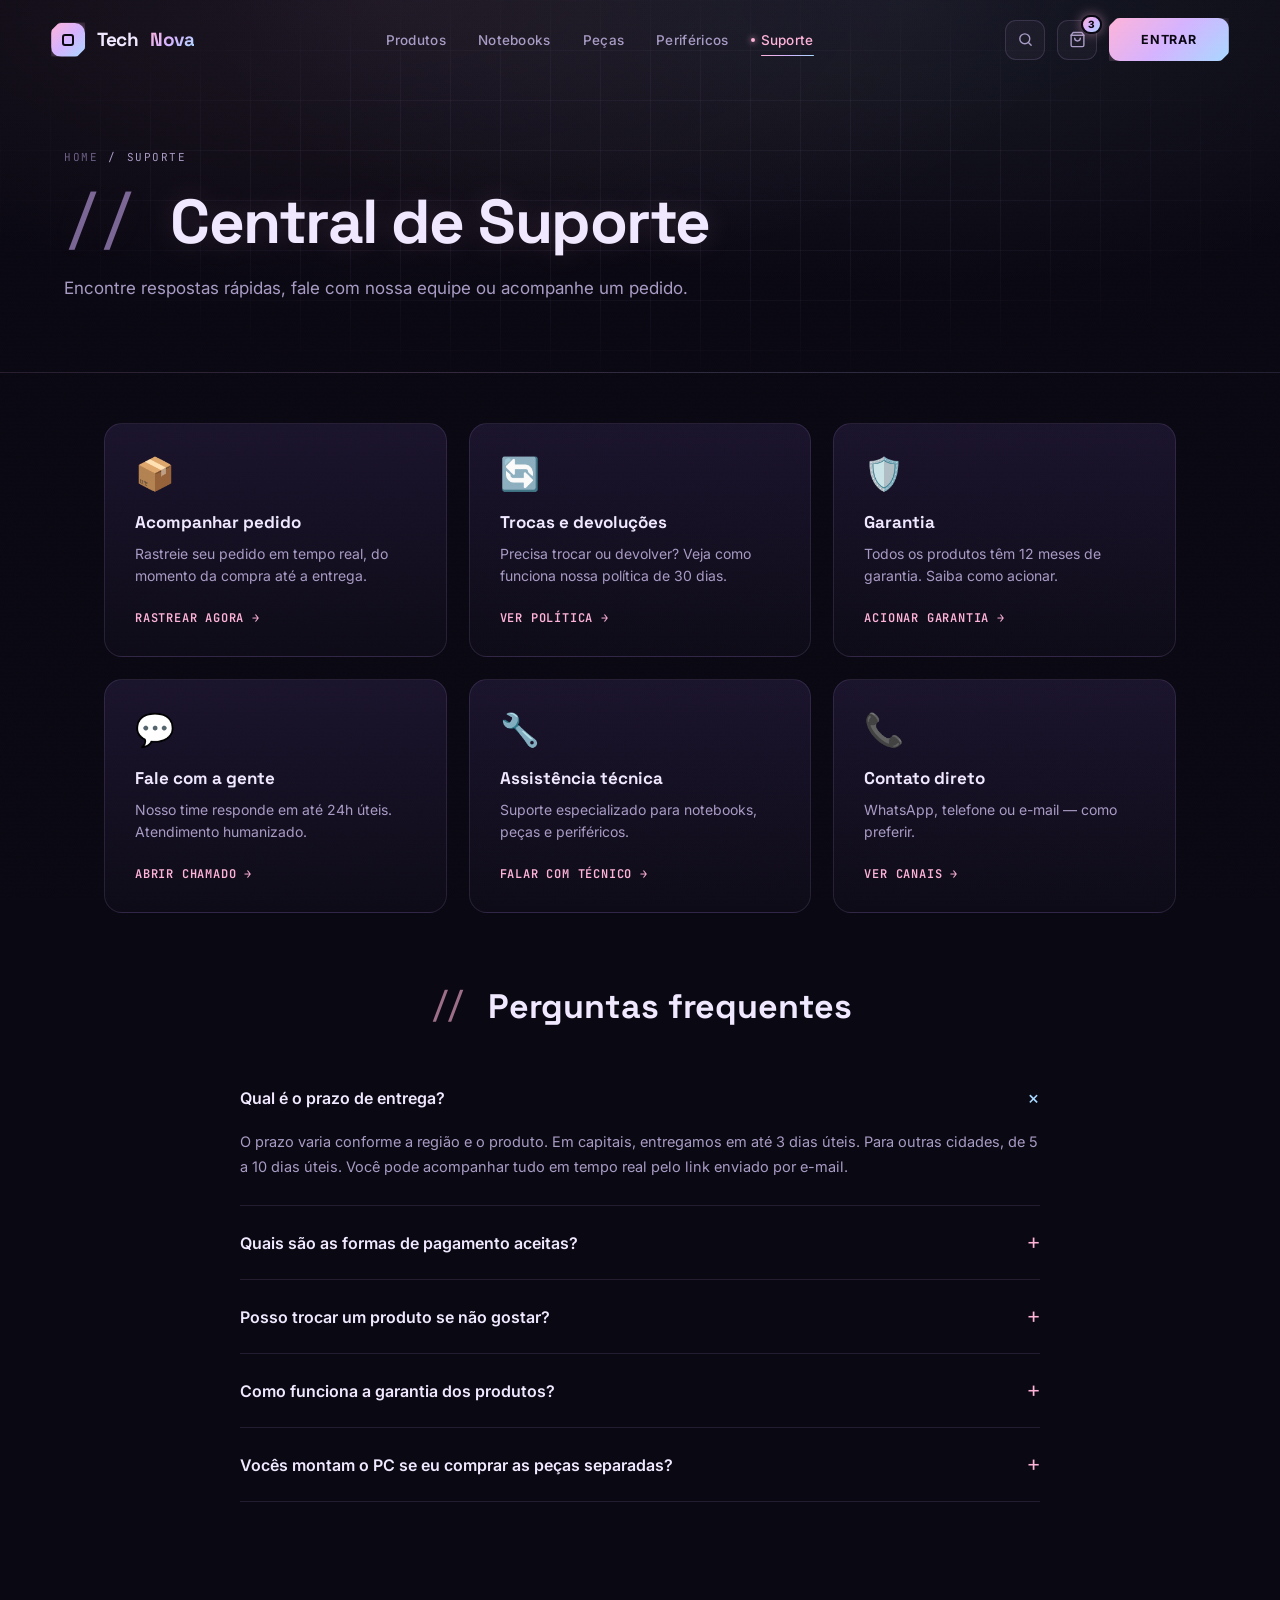
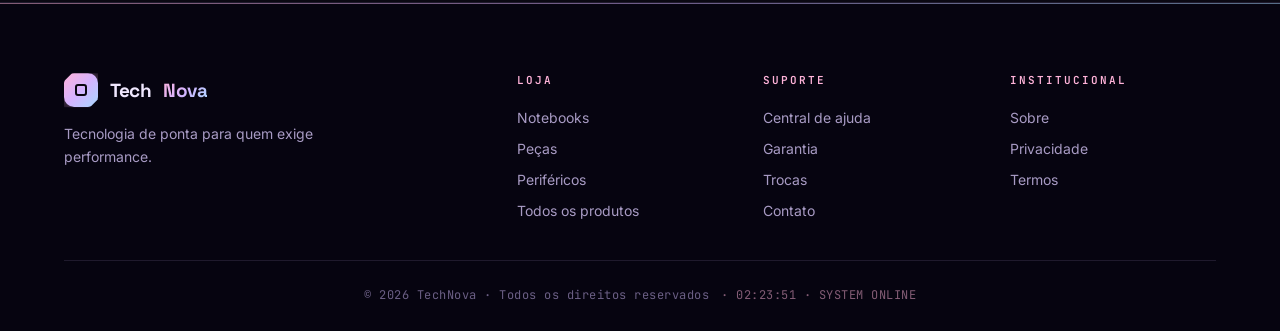
<file: suporte.html>
<!DOCTYPE html>
<html lang="pt-BR">
<head>
  <meta charset="UTF-8">
  <meta name="viewport" content="width=device-width, initial-scale=1">
  <title>Suporte — TechNova</title>

  <link rel="preconnect" href="https://fonts.googleapis.com">
  <link rel="preconnect" href="https://fonts.gstatic.com" crossorigin>
  <link href="https://fonts.googleapis.com/css2?family=Inter:wght@400;500;600;700&family=Space+Grotesk:wght@600;700;800&family=JetBrains+Mono:wght@400;500;600&display=swap" rel="stylesheet">

  <link rel="stylesheet" href="css/style.css">
  <link rel="stylesheet" href="css/page.css">
</head>
<body>

  <header id="header">
    <a href="index.html" class="logo"><div class="logo-mark"></div>Tech<span>Nova</span></a>
    <nav>
      <ul>
        <li><a href="produtos.html">Produtos</a></li>
        <li><a href="notebooks.html">Notebooks</a></li>
        <li><a href="pecas.html">Peças</a></li>
        <li><a href="perifericos.html">Periféricos</a></li>
        <li><a href="suporte.html">Suporte</a></li>
      </ul>
    </nav>
    <div class="header-actions">
      <button class="icon-btn"><svg viewBox="0 0 24 24" fill="none" stroke="currentColor" stroke-width="2" stroke-linecap="round"><circle cx="11" cy="11" r="7"/><path d="m20 20-3.5-3.5"/></svg></button>
      <button class="icon-btn"><svg viewBox="0 0 24 24" fill="none" stroke="currentColor" stroke-width="2" stroke-linecap="round" stroke-linejoin="round"><path d="M6 2 3 6v14a2 2 0 0 0 2 2h14a2 2 0 0 0 2-2V6l-3-4Z"/><path d="M3 6h18"/><path d="M16 10a4 4 0 0 1-8 0"/></svg><span class="cart-badge">3</span></button>
      <button class="menu-toggle"><svg viewBox="0 0 24 24" width="20" height="20" fill="none" stroke="currentColor" stroke-width="2" stroke-linecap="round"><path d="M3 6h18M3 12h18M3 18h18"/></svg></button>
      <button class="btn-primary">Entrar</button>
    </div>
  </header>

  <section class="page-hero">
    <div class="page-hero-inner">
      <div class="breadcrumb"><a href="index.html">Home</a><span>/</span><span>Suporte</span></div>
      <h1>Central de Suporte</h1>
      <p>Encontre respostas rápidas, fale com nossa equipe ou acompanhe um pedido.</p>
    </div>
  </section>

  <section class="page-content">
    <div class="support-grid">
      <div class="support-card">
        <div class="icon">📦</div>
        <h3>Acompanhar pedido</h3>
        <p>Rastreie seu pedido em tempo real, do momento da compra até a entrega.</p>
        <a href="#">Rastrear agora →</a>
      </div>

      <div class="support-card">
        <div class="icon">🔄</div>
        <h3>Trocas e devoluções</h3>
        <p>Precisa trocar ou devolver? Veja como funciona nossa política de 30 dias.</p>
        <a href="#">Ver política →</a>
      </div>

      <div class="support-card">
        <div class="icon">🛡️</div>
        <h3>Garantia</h3>
        <p>Todos os produtos têm 12 meses de garantia. Saiba como acionar.</p>
        <a href="#">Acionar garantia →</a>
      </div>

      <div class="support-card">
        <div class="icon">💬</div>
        <h3>Fale com a gente</h3>
        <p>Nosso time responde em até 24h úteis. Atendimento humanizado.</p>
        <a href="#">Abrir chamado →</a>
      </div>

      <div class="support-card">
        <div class="icon">🔧</div>
        <h3>Assistência técnica</h3>
        <p>Suporte especializado para notebooks, peças e periféricos.</p>
        <a href="#">Falar com técnico →</a>
      </div>

      <div class="support-card">
        <div class="icon">📞</div>
        <h3>Contato direto</h3>
        <p>WhatsApp, telefone ou e-mail — como preferir.</p>
        <a href="#">Ver canais →</a>
      </div>
    </div>

    <div class="faq">
      <h2>Perguntas frequentes</h2>

      <details class="faq-item" open>
        <summary>Qual é o prazo de entrega?</summary>
        <p>O prazo varia conforme a região e o produto. Em capitais, entregamos em até 3 dias úteis. Para outras cidades, de 5 a 10 dias úteis. Você pode acompanhar tudo em tempo real pelo link enviado por e-mail.</p>
      </details>

      <details class="faq-item">
        <summary>Quais são as formas de pagamento aceitas?</summary>
        <p>Aceitamos cartão de crédito (em até 12x), PIX com 5% de desconto, boleto bancário e transferência. Todas as transações são protegidas por criptografia de ponta a ponta.</p>
      </details>

      <details class="faq-item">
        <summary>Posso trocar um produto se não gostar?</summary>
        <p>Sim! Você tem até 30 dias corridos após o recebimento para solicitar a troca ou devolução, desde que o produto esteja na embalagem original, sem sinais de uso. O frete de devolução é por nossa conta.</p>
      </details>

      <details class="faq-item">
        <summary>Como funciona a garantia dos produtos?</summary>
        <p>Todos os produtos têm 12 meses de garantia contra defeitos de fabricação. Para acionar, basta entrar em contato pela Central de Ajuda com o número do pedido. Nós cuidamos de tudo.</p>
      </details>

      <details class="faq-item">
        <summary>Vocês montam o PC se eu comprar as peças separadas?</summary>
        <p>Sim! Oferecemos o serviço de montagem e teste de compatibilidade. Ao comprar peças separadas, você pode adicionar o serviço de montagem ao carrinho por um valor adicional. Enviamos o PC pronto para uso.</p>
      </details>
    </div>
  </section>

  <footer class="site-footer">
    <div class="footer-inner">
      <div class="footer-brand">
        <a href="index.html" class="logo"><div class="logo-mark"></div>Tech<span>Nova</span></a>
        <p>Tecnologia de ponta para quem exige performance.</p>
      </div>
      <div class="footer-col">
        <h4>Loja</h4>
        <ul>
          <li><a href="notebooks.html">Notebooks</a></li>
          <li><a href="pecas.html">Peças</a></li>
          <li><a href="perifericos.html">Periféricos</a></li>
          <li><a href="produtos.html">Todos os produtos</a></li>
        </ul>
      </div>
      <div class="footer-col">
        <h4>Suporte</h4>
        <ul>
          <li><a href="suporte.html">Central de ajuda</a></li>
          <li><a href="suporte.html">Garantia</a></li>
          <li><a href="suporte.html">Trocas</a></li>
          <li><a href="suporte.html">Contato</a></li>
        </ul>
      </div>
      <div class="footer-col">
        <h4>Institucional</h4>
        <ul>
          <li><a href="#">Sobre</a></li>
          <li><a href="#">Privacidade</a></li>
          <li><a href="#">Termos</a></li>
        </ul>
      </div>
    </div>
    <div class="footer-bottom">© 2026 TechNova · Todos os direitos reservados</div>
  </footer>

  <script src="js/main.js"></script>
</body>
</html>
</file>
<file: css/style.css>
/* ============================================================
   RESET + BASE
============================================================ */
*, *::before, *::after { margin: 0; padding: 0; box-sizing: border-box; }

html { scroll-behavior: smooth; }

body {
  background: #0a0812;
  color: #f0e8ff;
  font-family: "Inter", -apple-system, "Segoe UI", system-ui, sans-serif;
  overflow-x: hidden;
  -webkit-font-smoothing: antialiased;
  min-height: 100vh;
  position: relative;
}

/* ---------- NOISE OVERLAY (grão sutil) ---------- */
body::before {
  content: "";
  position: fixed;
  inset: 0;
  pointer-events: none;
  z-index: 9999;
  opacity: 0.035;
  background-image: url("data:image/svg+xml;utf8,<svg xmlns='http://www.w3.org/2000/svg' width='200' height='200'><filter id='n'><feTurbulence type='fractalNoise' baseFrequency='0.9' numOctaves='2'/></filter><rect width='100%' height='100%' filter='url(%23n)'/></svg>");
  mix-blend-mode: overlay;
}

/* ---------- SCANLINES ---------- */
body::after {
  content: "";
  position: fixed;
  inset: 0;
  pointer-events: none;
  z-index: 9998;
  opacity: 0.15;
  background: repeating-linear-gradient(
    0deg,
    transparent 0px,
    transparent 2px,
    rgba(213, 179, 255, 0.04) 3px,
    transparent 4px
  );
}

a { color: inherit; text-decoration: none; }
button { font-family: inherit; border: none; cursor: pointer; background: none; }
img { max-width: 100%; display: block; }

/* ============================================================
   VARIÁVEIS
============================================================ */
:root {
  /* Fundos */
  --bg:          #0a0812;
  --bg-2:        #100c1c;
  --bg-card:     rgba(24, 18, 40, 0.75);
  --bg-glass:    rgba(213, 179, 255, 0.03);

  /* Bordas */
  --border:      rgba(213, 179, 255, 0.12);
  --border-hi:   rgba(255, 179, 217, 0.5);
  --border-soft: rgba(168, 216, 255, 0.15);

  /* Texto */
  --text:        #f0e8ff;
  --text-dim:    #a89bc4;
  --text-mute:   #6b5f85;

  /* Cores pastel cyberpunk */
  --pink:        #ffb3d9;
  --lilac:       #d5b3ff;
  --cyan:        #a8d8ff;
  --mint:        #b8ffe0;
  --peach:       #ffd5b8;
  --lemon:       #fff3b8;

  /* Gradiente principal */
  --grad:        linear-gradient(135deg, #ffb3d9 0%, #d5b3ff 50%, #a8d8ff 100%);
  --grad-rev:    linear-gradient(135deg, #a8d8ff 0%, #d5b3ff 50%, #ffb3d9 100%);

  /* Raios */
  --radius:      12px;
  --radius-lg:   18px;
  --radius-sm:   8px;
}

/* ============================================================
   HEADER
============================================================ */
#header {
  position: fixed;
  top: 0; left: 0; right: 0;
  z-index: 100;
  padding: 18px clamp(16px, 4vw, 60px);
  display: flex;
  align-items: center;
  justify-content: space-between;
  transition: background 0.3s, backdrop-filter 0.3s, padding 0.3s, border-color 0.3s;
  border-bottom: 1px solid transparent;
}
#header.scrolled {
  background: rgba(10, 8, 18, 0.78);
  backdrop-filter: blur(20px) saturate(180%);
  -webkit-backdrop-filter: blur(20px) saturate(180%);
  padding: 12px clamp(16px, 4vw, 60px);
  border-bottom-color: var(--border);
}

/* Logo */
.logo {
  display: flex;
  align-items: center;
  gap: 12px;
  font-family: "Space Grotesk", "Inter", sans-serif;
  font-weight: 800;
  font-size: clamp(16px, 1.8vw, 19px);
  letter-spacing: -0.5px;
}
.logo-mark {
  width: 34px; height: 34px;
  border-radius: 10px;
  background: var(--grad);
  position: relative;
  display: grid;
  place-items: center;
  flex-shrink: 0;
  box-shadow:
    0 0 12px rgba(255, 179, 217, 0.4),
    0 0 32px rgba(213, 179, 255, 0.25);
  clip-path: polygon(8px 0, 100% 0, 100% calc(100% - 8px), calc(100% - 8px) 100%, 0 100%, 0 8px);
}
.logo-mark::after {
  content: "";
  width: 12px; height: 12px;
  border: 2px solid var(--bg);
  border-radius: 3px;
}
.logo span {
  background: var(--grad);
  -webkit-background-clip: text;
  background-clip: text;
  -webkit-text-fill-color: transparent;
}

/* Nav */
nav ul {
  display: flex;
  gap: clamp(18px, 2.5vw, 34px);
  list-style: none;
  font-size: 13.5px;
  font-weight: 500;
  color: var(--text-dim);
  letter-spacing: 0.3px;
}
nav a {
  position: relative;
  transition: color 0.2s;
  padding: 4px 0;
}
nav a::before {
  content: "";
  position: absolute;
  left: -10px; top: 50%;
  transform: translateY(-50%) scale(0);
  width: 4px; height: 4px;
  border-radius: 50%;
  background: var(--pink);
  box-shadow: 0 0 6px var(--pink);
  transition: transform 0.25s;
}
nav a:hover::before,
nav a.active::before { transform: translateY(-50%) scale(1); }

nav a:hover,
nav a.active {
  color: var(--pink);
}
nav a::after {
  content: "";
  position: absolute;
  left: 0; bottom: -4px;
  width: 0; height: 1px;
  background: var(--grad);
  border-radius: 2px;
  transition: width 0.3s ease;
}
nav a:hover::after,
nav a.active::after { width: 100%; }

/* Ações */
.header-actions {
  display: flex;
  align-items: center;
  gap: 12px;
}

.icon-btn {
  width: 40px; height: 40px;
  border-radius: 11px;
  background: rgba(213, 179, 255, 0.04);
  border: 1px solid rgba(213, 179, 255, 0.15);
  color: var(--text-dim);
  display: grid;
  place-items: center;
  transition: all 0.25s;
  position: relative;
}
.icon-btn:hover {
  background: rgba(255, 179, 217, 0.08);
  color: var(--pink);
  border-color: var(--border-hi);
  box-shadow: 0 0 20px rgba(255, 179, 217, 0.2);
}
.icon-btn svg { width: 17px; height: 17px; }

.cart-badge {
  position: absolute;
  top: -6px; right: -6px;
  background: var(--grad);
  color: var(--bg);
  font-size: 10px;
  font-weight: 800;
  min-width: 19px; height: 19px;
  border-radius: 10px;
  display: grid; place-items: center;
  padding: 0 5px;
  border: 2px solid var(--bg);
  box-shadow: 0 0 12px rgba(255, 179, 217, 0.5);
}

/* Botão primário — com padding corrigido */
.btn-primary {
  padding: 14px 32px;
  border-radius: 11px;
  background: var(--grad);
  color: var(--bg);
  font-weight: 700;
  font-size: 12.5px;
  letter-spacing: 0.8px;
  text-transform: uppercase;
  transition: transform 0.2s, box-shadow 0.3s;
  box-shadow:
    0 4px 20px rgba(255, 179, 217, 0.3),
    0 0 40px rgba(213, 179, 255, 0.15);
  display: inline-flex;
  align-items: center;
  justify-content: center;
  text-align: center;
  position: relative;
  white-space: nowrap;
  clip-path: polygon(8px 0, 100% 0, 100% calc(100% - 8px), calc(100% - 8px) 100%, 0 100%, 0 8px);
}
.btn-primary:hover {
  transform: translateY(-2px);
  box-shadow:
    0 8px 30px rgba(255, 179, 217, 0.5),
    0 0 60px rgba(213, 179, 255, 0.3);
}

.btn-secondary {
  padding: 15px 34px;
  border-radius: 11px;
  background: rgba(213, 179, 255, 0.04);
  border: 1px solid rgba(213, 179, 255, 0.22);
  color: var(--text);
  font-weight: 600;
  font-size: 12.5px;
  letter-spacing: 0.8px;
  text-transform: uppercase;
  transition: all 0.25s;
  display: inline-flex;
  align-items: center;
  justify-content: center;
  text-align: center;
  white-space: nowrap;
}
.btn-secondary:hover {
  background: rgba(168, 216, 255, 0.08);
  border-color: rgba(168, 216, 255, 0.5);
  color: var(--cyan);
  transform: translateY(-2px);
  box-shadow: 0 0 30px rgba(168, 216, 255, 0.15);
}

.menu-toggle { display: none; }

/* ============================================================
   HERO
============================================================ */
.hero {
  position: relative;
  min-height: 100vh;
  display: flex;
  align-items: center;
  justify-content: center;
  overflow: hidden;
  padding: 100px clamp(20px, 5vw, 80px) 60px;
  background:
    radial-gradient(ellipse at 20% 10%, rgba(255, 179, 217, 0.06), transparent 50%),
    radial-gradient(ellipse at 80% 90%, rgba(168, 216, 255, 0.06), transparent 50%);
}

/* Grid cyberpunk de fundo */
.hero::before {
  content: "";
  position: absolute;
  inset: 0;
  background-image:
    linear-gradient(rgba(213, 179, 255, 0.06) 1px, transparent 1px),
    linear-gradient(90deg, rgba(213, 179, 255, 0.06) 1px, transparent 1px);
  background-size: 60px 60px;
  mask-image: radial-gradient(ellipse at center, #000 30%, transparent 80%);
  -webkit-mask-image: radial-gradient(ellipse at center, #000 30%, transparent 80%);
  pointer-events: none;
  z-index: 1;
}

/* Overlay radial atrás do texto — melhora legibilidade */
.hero::after {
  content: "";
  position: absolute;
  inset: 0;
  background: radial-gradient(
    ellipse at center,
    rgba(10, 8, 18, 0.72) 0%,
    rgba(10, 8, 18, 0.45) 35%,
    rgba(10, 8, 18, 0.15) 55%,
    transparent 75%
  );
  z-index: 1;
  pointer-events: none;
}

#c {
  position: absolute;
  inset: 0;
  width: 100%;
  height: 100%;
  z-index: 0;
  display: block;
}

.hero-content {
  position: relative;
  z-index: 2;
  text-align: center;
  max-width: 780px;
  animation: fadeUp 1s ease-out 0.2s both;
  padding: 40px 20px;
}

/* Tag */
.hero-tag {
  display: inline-flex;
  align-items: center;
  gap: 10px;
  padding: 8px 16px;
  border-radius: 100px;
  background: rgba(255, 179, 217, 0.06);
  border: 1px solid rgba(255, 179, 217, 0.25);
  font-family: "JetBrains Mono", "Courier New", monospace;
  font-size: 11px;
  font-weight: 500;
  letter-spacing: 1.5px;
  color: var(--pink);
  text-transform: uppercase;
  margin-bottom: 28px;
  box-shadow: 0 0 24px rgba(255, 179, 217, 0.1);
  backdrop-filter: blur(8px);
}
.hero-tag::before {
  content: "";
  width: 6px; height: 6px;
  border-radius: 50%;
  background: var(--pink);
  box-shadow: 0 0 10px var(--pink), 0 0 20px var(--pink);
  animation: blink 1.8s infinite;
  flex-shrink: 0;
}

/* Título com glitch ocasional */
.hero h1 {
  font-family: "Space Grotesk", "Inter", sans-serif;
  font-size: clamp(34px, 6.5vw, 76px);
  line-height: 1.02;
  font-weight: 800;
  letter-spacing: -0.035em;
  margin-bottom: 26px;
  color: var(--text);
  text-shadow:
    0 0 30px rgba(255, 179, 217, 0.2),
    0 0 60px rgba(213, 179, 255, 0.1);
  animation: fadeUp 1s ease-out 0.2s both, glitch 9s infinite;
}
.hero h1 span {
  background: var(--grad);
  -webkit-background-clip: text;
  background-clip: text;
  -webkit-text-fill-color: transparent;
  filter: drop-shadow(0 0 20px rgba(255, 179, 217, 0.4));
}

.hero p {
  font-size: clamp(15px, 1.6vw, 17px);
  line-height: 1.65;
  color: var(--text-dim);
  max-width: 560px;
  margin: 0 auto 40px;
  font-weight: 400;
  text-shadow: 0 2px 20px rgba(10, 8, 18, 0.9);
}

.hero-buttons {
  display: flex;
  gap: 14px;
  justify-content: center;
  flex-wrap: wrap;
}
.hero-buttons .btn-primary { padding: 16px 38px; }
.hero-buttons .btn-secondary { padding: 17px 40px; }

.scroll-hint {
  position: absolute;
  bottom: 26px;
  left: 50%;
  transform: translateX(-50%);
  z-index: 2;
  font-family: "JetBrains Mono", monospace;
  font-size: 10px;
  letter-spacing: 4px;
  text-transform: uppercase;
  color: var(--text-mute);
  display: flex;
  flex-direction: column;
  align-items: center;
  gap: 10px;
  animation: fadeIn 1.5s ease-out 1s both;
}
.scroll-line {
  width: 1px;
  height: 36px;
  background: linear-gradient(180deg, transparent, var(--pink));
  animation: scrollPulse 2s infinite;
}

/* ============================================================
   SEÇÃO PRODUTOS
============================================================ */
.products {
  position: relative;
  padding: clamp(80px, 10vw, 140px) clamp(20px, 5vw, 80px);
  background: var(--bg);
}

.section-header {
  text-align: center;
  margin-bottom: 70px;
}
.section-header h2 {
  font-family: "Space Grotesk", "Inter", sans-serif;
  font-size: clamp(28px, 4vw, 46px);
  font-weight: 800;
  letter-spacing: -0.02em;
  margin-bottom: 16px;
  color: var(--text);
}
.section-header h2::before {
  content: "// ";
  color: var(--pink);
  font-family: "JetBrains Mono", monospace;
  font-weight: 400;
  opacity: 0.6;
}
.section-header p {
  color: var(--text-dim);
  font-size: 15px;
  max-width: 520px;
  margin: 0 auto;
  line-height: 1.6;
}

.product-grid {
  display: grid;
  grid-template-columns: repeat(auto-fit, minmax(240px, 1fr));
  gap: 22px;
  max-width: 1200px;
  margin: 0 auto;
}

.product-card {
  background: linear-gradient(180deg, rgba(30, 22, 50, 0.85), rgba(15, 12, 25, 0.85));
  border: 1px solid var(--border);
  border-radius: var(--radius-lg);
  padding: 26px;
  transition: transform 0.35s cubic-bezier(0.2, 0.8, 0.2, 1), border-color 0.3s, box-shadow 0.3s;
  position: relative;
  overflow: hidden;
  backdrop-filter: blur(10px);
}
.product-card::before {
  content: "";
  position: absolute;
  inset: 0;
  background: radial-gradient(circle at var(--mx, 50%) var(--my, 0%), rgba(255, 179, 217, 0.1), transparent 40%);
  opacity: 0;
  transition: opacity 0.4s;
  pointer-events: none;
}
.product-card:hover::before { opacity: 1; }
.product-card:hover {
  transform: translateY(-8px);
  border-color: rgba(255, 179, 217, 0.35);
  box-shadow:
    0 24px 60px rgba(255, 179, 217, 0.1),
    0 0 0 1px rgba(255, 179, 217, 0.1);
}

.product-icon {
  width: 56px; height: 56px;
  border-radius: 14px;
  background: linear-gradient(135deg, rgba(255, 179, 217, 0.1), rgba(168, 216, 255, 0.1));
  border: 1px solid rgba(255, 179, 217, 0.2);
  display: grid; place-items: center;
  font-size: 26px;
  margin-bottom: 20px;
  box-shadow: inset 0 0 20px rgba(255, 179, 217, 0.05);
}
.product-card h3 {
  font-family: "Space Grotesk", "Inter", sans-serif;
  font-size: 17px;
  font-weight: 700;
  margin-bottom: 8px;
  letter-spacing: -0.01em;
  color: var(--text);
}
.product-card p {
  color: var(--text-dim);
  font-size: 13.5px;
  line-height: 1.55;
  margin-bottom: 20px;
}
.product-price {
  display: flex;
  align-items: baseline;
  gap: 8px;
  font-weight: 800;
  font-size: 20px;
  letter-spacing: -0.02em;
  background: var(--grad);
  -webkit-background-clip: text;
  background-clip: text;
  -webkit-text-fill-color: transparent;
}
.product-price small {
  color: var(--text-mute);
  font-size: 12px;
  font-weight: 500;
  text-decoration: line-through;
  -webkit-text-fill-color: var(--text-mute);
}

/* ============================================================
   FOOTER
============================================================ */
.site-footer {
  background: #060410;
  border-top: 1px solid var(--border);
  padding: 70px clamp(20px, 5vw, 80px) 28px;
  position: relative;
}
.site-footer::before {
  content: "";
  position: absolute;
  top: 0; left: 0; right: 0;
  height: 1px;
  background: var(--grad);
  opacity: 0.5;
}
.footer-inner {
  display: grid;
  grid-template-columns: 2fr 1fr 1fr 1fr;
  gap: 40px;
  max-width: 1200px;
  margin: 0 auto 40px;
}
.footer-brand .logo { margin-bottom: 16px; }
.footer-brand p {
  color: var(--text-dim);
  font-size: 14px;
  line-height: 1.6;
  max-width: 300px;
}
.footer-col h4 {
  font-family: "JetBrains Mono", monospace;
  font-size: 11px;
  text-transform: uppercase;
  letter-spacing: 2px;
  color: var(--pink);
  margin-bottom: 20px;
  font-weight: 600;
}
.footer-col ul {
  list-style: none;
  display: flex;
  flex-direction: column;
  gap: 11px;
}
.footer-col a {
  color: var(--text-dim);
  font-size: 14px;
  transition: color 0.2s, padding-left 0.2s;
}
.footer-col a:hover {
  color: var(--cyan);
  padding-left: 4px;
}
.footer-bottom {
  text-align: center;
  padding-top: 26px;
  border-top: 1px solid var(--border);
  color: var(--text-mute);
  font-family: "JetBrains Mono", monospace;
  font-size: 12px;
  letter-spacing: 0.5px;
  max-width: 1200px;
  margin: 0 auto;
}

/* ============================================================
   ANIMAÇÕES
============================================================ */
@keyframes fadeUp {
  from { opacity: 0; transform: translateY(30px); }
  to   { opacity: 1; transform: translateY(0); }
}
@keyframes fadeIn {
  from { opacity: 0; }
  to   { opacity: 1; }
}
@keyframes blink {
  0%, 100% { opacity: 1; }
  50%      { opacity: 0.35; }
}
@keyframes scrollPulse {
  0%, 100% { transform: scaleY(1); opacity: 1; }
  50%      { transform: scaleY(0.5); opacity: 0.5; }
}
@keyframes float {
  0%, 100% { transform: translateY(0); }
  50%      { transform: translateY(-6px); }
}
@keyframes glitch {
  0%, 88%, 100% {
    transform: translate(0);
    filter: none;
    text-shadow:
      0 0 30px rgba(255, 179, 217, 0.2),
      0 0 60px rgba(213, 179, 255, 0.1);
  }
  90% {
    transform: translate(-2px, 0);
    filter: hue-rotate(20deg);
    text-shadow:
      -3px 0 rgba(255, 179, 217, 0.8),
      3px 0 rgba(168, 216, 255, 0.8);
  }
  92% {
    transform: translate(2px, 0);
    filter: hue-rotate(-20deg);
    text-shadow:
      3px 0 rgba(255, 179, 217, 0.8),
      -3px 0 rgba(168, 216, 255, 0.8);
  }
  94% {
    transform: translate(-1px, 1px);
    filter: none;
    text-shadow:
      0 0 30px rgba(255, 179, 217, 0.2),
      0 0 60px rgba(213, 179, 255, 0.1);
  }
}

/* ============================================================
   RESPONSIVO
============================================================ */
@media (max-width: 980px) {
  .footer-inner { grid-template-columns: 1fr 1fr; }
}

@media (max-width: 820px) {
  nav ul { display: none; }
  .header-actions .btn-primary { display: none; }
  .menu-toggle {
    display: grid;
    place-items: center;
    width: 40px; height: 40px;
    border-radius: 11px;
    background: rgba(213, 179, 255, 0.04);
    border: 1px solid rgba(213, 179, 255, 0.15);
    color: var(--text-dim);
  }
}

@media (max-width: 480px) {
  .hero-tag { font-size: 10px; padding: 6px 12px; }
  .hero-buttons { flex-direction: column; width: 100%; }
  .hero-buttons > * { width: 100%; }
  .footer-inner { grid-template-columns: 1fr; gap: 28px; }

  .btn-primary,
  .hero-buttons .btn-primary { padding: 15px 28px; }
  .btn-secondary,
  .hero-buttons .btn-secondary { padding: 16px 30px; }
}
</file>
<file: css/page.css>
/* ============================================================
   PÁGINAS INTERNAS — Cyberpunk pastel
============================================================ */

/* ---------- PAGE HERO (banner interno) ---------- */
.page-hero {
  position: relative;
  padding: 150px clamp(20px, 5vw, 80px) 70px;
  background:
    radial-gradient(ellipse at 30% 0%, rgba(255, 179, 217, 0.08), transparent 55%),
    radial-gradient(ellipse at 70% 0%, rgba(168, 216, 255, 0.08), transparent 55%),
    #0a0812;
  border-bottom: 1px solid rgba(213, 179, 255, 0.1);
  overflow: hidden;
}
.page-hero::before {
  content: "";
  position: absolute;
  inset: 0;
  background-image:
    linear-gradient(rgba(213, 179, 255, 0.05) 1px, transparent 1px),
    linear-gradient(90deg, rgba(213, 179, 255, 0.05) 1px, transparent 1px);
  background-size: 50px 50px;
  mask-image: radial-gradient(ellipse at center, #000 40%, transparent 80%);
  -webkit-mask-image: radial-gradient(ellipse at center, #000 40%, transparent 80%);
  pointer-events: none;
}
.page-hero-inner {
  position: relative;
  max-width: 1200px;
  margin: 0 auto;
  animation: fadeUp 0.7s ease-out both;
}
.breadcrumb {
  display: flex;
  align-items: center;
  gap: 10px;
  font-family: "JetBrains Mono", monospace;
  font-size: 11px;
  letter-spacing: 1.5px;
  text-transform: uppercase;
  color: var(--text-mute);
  margin-bottom: 24px;
}
.breadcrumb a { color: var(--text-mute); transition: color 0.2s; }
.breadcrumb a:hover { color: var(--pink); }
.breadcrumb span { color: var(--text-dim); }

.page-hero h1 {
  font-family: "Space Grotesk", "Inter", sans-serif;
  font-size: clamp(32px, 5.5vw, 62px);
  font-weight: 800;
  letter-spacing: -0.025em;
  line-height: 1.08;
  margin-bottom: 18px;
  color: var(--text);
  text-shadow: 0 0 30px rgba(255, 179, 217, 0.15);
}
.page-hero h1::before {
  content: "// ";
  color: var(--lilac);
  font-family: "JetBrains Mono", monospace;
  font-weight: 400;
  opacity: 0.55;
}
.page-hero p {
  color: var(--text-dim);
  font-size: clamp(15px, 1.5vw, 17px);
  line-height: 1.65;
  max-width: 640px;
}

/* ---------- TOOLBAR (filtros) ---------- */
.toolbar {
  max-width: 1200px;
  margin: 0 auto;
  padding: 30px clamp(20px, 5vw, 80px);
  display: flex;
  flex-wrap: wrap;
  align-items: center;
  justify-content: space-between;
  gap: 18px;
  border-bottom: 1px solid var(--border);
}
.filter-chips {
  display: flex;
  flex-wrap: wrap;
  gap: 10px;
}
.chip {
  padding: 8px 18px;
  border-radius: 100px;
  background: rgba(213, 179, 255, 0.03);
  border: 1px solid rgba(213, 179, 255, 0.15);
  color: var(--text-dim);
  font-family: "JetBrains Mono", monospace;
  font-size: 11px;
  font-weight: 500;
  letter-spacing: 1px;
  text-transform: uppercase;
  transition: all 0.25s;
  cursor: pointer;
}
.chip:hover {
  border-color: rgba(255, 179, 217, 0.4);
  color: var(--text);
}
.chip.active {
  background: var(--grad);
  color: var(--bg);
  border-color: transparent;
  font-weight: 700;
  box-shadow: 0 0 24px rgba(255, 179, 217, 0.3);
}

.sort-select {
  padding: 10px 16px;
  border-radius: 10px;
  background: rgba(213, 179, 255, 0.03);
  border: 1px solid rgba(213, 179, 255, 0.15);
  color: var(--text-dim);
  font-family: "JetBrains Mono", monospace;
  font-size: 11.5px;
  letter-spacing: 0.5px;
  cursor: pointer;
  outline: none;
}
.sort-select:hover { border-color: rgba(255, 179, 217, 0.4); color: var(--text); }
.sort-select option { background: var(--bg-2); color: var(--text); }

/* ---------- GRID ---------- */
.page-content {
  max-width: 1200px;
  margin: 0 auto;
  padding: 50px clamp(20px, 5vw, 80px) 100px;
}
.product-grid-lg {
  display: grid;
  grid-template-columns: repeat(auto-fill, minmax(260px, 1fr));
  gap: 24px;
}

/* ---------- CARD ---------- */
.card {
  background: linear-gradient(180deg, rgba(30, 22, 50, 0.85), rgba(15, 12, 25, 0.85));
  border: 1px solid var(--border);
  border-radius: var(--radius-lg);
  overflow: hidden;
  transition: transform 0.35s cubic-bezier(0.2, 0.8, 0.2, 1), border-color 0.3s, box-shadow 0.3s;
  display: flex;
  flex-direction: column;
  position: relative;
  backdrop-filter: blur(10px);
}
.card:hover {
  transform: translateY(-8px);
  border-color: rgba(255, 179, 217, 0.35);
  box-shadow:
    0 24px 60px rgba(255, 179, 217, 0.1),
    0 0 0 1px rgba(255, 179, 217, 0.1);
}
.card::before {
  content: "";
  position: absolute;
  inset: 0;
  background: radial-gradient(circle at var(--mx, 50%) var(--my, 0%), rgba(255, 179, 217, 0.09), transparent 45%);
  opacity: 0;
  transition: opacity 0.4s;
  pointer-events: none;
  z-index: 3;
}
.card:hover::before { opacity: 1; }

.card-image {
  aspect-ratio: 4 / 3;
  background:
    radial-gradient(circle at 50% 50%, rgba(255, 179, 217, 0.12), transparent 65%),
    radial-gradient(circle at 80% 20%, rgba(168, 216, 255, 0.1), transparent 60%),
    linear-gradient(135deg, rgba(30, 22, 50, 1), rgba(15, 12, 25, 1));
  display: grid;
  place-items: center;
  font-size: 64px;
  position: relative;
  border-bottom: 1px solid var(--border);
}
.card-image::after {
  content: "";
  position: absolute;
  inset: 0;
  background-image:
    linear-gradient(rgba(213, 179, 255, 0.05) 1px, transparent 1px),
    linear-gradient(90deg, rgba(213, 179, 255, 0.05) 1px, transparent 1px);
  background-size: 24px 24px;
  opacity: 0.4;
  pointer-events: none;
}

.card-badge {
  position: absolute;
  top: 14px; left: 14px;
  padding: 5px 12px;
  border-radius: 8px;
  background: var(--grad);
  color: var(--bg);
  font-family: "JetBrains Mono", monospace;
  font-size: 10px;
  font-weight: 800;
  letter-spacing: 1px;
  text-transform: uppercase;
  z-index: 2;
  box-shadow: 0 0 16px rgba(255, 179, 217, 0.4);
}
.card-badge.new { background: linear-gradient(135deg, #b8ffe0, #a8d8ff); }
.card-badge.hot { background: linear-gradient(135deg, #ffb3d9, #ffd5b8); }

.card-body {
  padding: 22px;
  display: flex;
  flex-direction: column;
  gap: 11px;
  flex: 1;
  position: relative;
  z-index: 2;
}
.card-body h3 {
  font-family: "Space Grotesk", "Inter", sans-serif;
  font-size: 16px;
  font-weight: 700;
  letter-spacing: -0.01em;
  line-height: 1.3;
  color: var(--text);
}
.card-body p {
  font-size: 13.5px;
  line-height: 1.55;
  color: var(--text-dim);
}
.card-specs {
  display: flex;
  flex-wrap: wrap;
  gap: 6px;
  margin-top: 4px;
}
.spec-tag {
  font-family: "JetBrains Mono", monospace;
  font-size: 10px;
  padding: 4px 9px;
  border-radius: 6px;
  background: rgba(168, 216, 255, 0.08);
  border: 1px solid rgba(168, 216, 255, 0.2);
  color: var(--cyan);
  font-weight: 500;
  letter-spacing: 0.5px;
}
.card-footer {
  display: flex;
  align-items: center;
  justify-content: space-between;
  margin-top: auto;
  padding-top: 10px;
}
.card-price {
  font-family: "Space Grotesk", "Inter", sans-serif;
  font-size: 20px;
  font-weight: 800;
  letter-spacing: -0.02em;
  background: var(--grad);
  -webkit-background-clip: text;
  background-clip: text;
  -webkit-text-fill-color: transparent;
}
.card-price small {
  font-size: 12px;
  font-weight: 500;
  color: var(--text-mute);
  text-decoration: line-through;
  margin-left: 6px;
  -webkit-text-fill-color: var(--text-mute);
}
.btn-cart {
  width: 40px; height: 40px;
  border-radius: 11px;
  background: var(--grad);
  color: var(--bg);
  display: grid;
  place-items: center;
  transition: transform 0.2s, box-shadow 0.3s;
  box-shadow: 0 4px 16px rgba(255, 179, 217, 0.3);
  flex-shrink: 0;
}
.btn-cart:hover {
  transform: translateY(-2px) scale(1.05);
  box-shadow: 0 8px 28px rgba(255, 179, 217, 0.55);
}

/* ---------- PÁGINA SUPORTE ---------- */
.support-grid {
  display: grid;
  grid-template-columns: repeat(auto-fit, minmax(260px, 1fr));
  gap: 22px;
  margin-bottom: 70px;
}
.support-card {
  background: linear-gradient(180deg, rgba(30, 22, 50, 0.85), rgba(15, 12, 25, 0.85));
  border: 1px solid var(--border);
  border-radius: var(--radius-lg);
  padding: 30px;
  transition: transform 0.3s, border-color 0.3s, box-shadow 0.3s;
  backdrop-filter: blur(10px);
  position: relative;
  overflow: hidden;
}
.support-card::before {
  content: "";
  position: absolute;
  inset: 0;
  background: radial-gradient(circle at var(--mx, 50%) var(--my, 0%), rgba(255, 179, 217, 0.08), transparent 45%);
  opacity: 0;
  transition: opacity 0.4s;
  pointer-events: none;
}
.support-card:hover::before { opacity: 1; }
.support-card:hover {
  transform: translateY(-5px);
  border-color: rgba(255, 179, 217, 0.35);
  box-shadow: 0 20px 50px rgba(255, 179, 217, 0.1);
}
.support-card .icon {
  font-size: 32px;
  margin-bottom: 18px;
  position: relative;
  z-index: 2;
}
.support-card h3 {
  font-family: "Space Grotesk", "Inter", sans-serif;
  font-size: 17px;
  font-weight: 700;
  margin-bottom: 10px;
  color: var(--text);
  position: relative;
  z-index: 2;
}
.support-card p {
  color: var(--text-dim);
  font-size: 14px;
  line-height: 1.6;
  margin-bottom: 18px;
  position: relative;
  z-index: 2;
}
.support-card a {
  color: var(--pink);
  font-family: "JetBrains Mono", monospace;
  font-size: 12px;
  font-weight: 600;
  letter-spacing: 0.8px;
  text-transform: uppercase;
  display: inline-flex;
  align-items: center;
  gap: 8px;
  transition: gap 0.25s, color 0.2s;
  position: relative;
  z-index: 2;
}
.support-card a:hover { gap: 14px; color: var(--lilac); }

/* ---------- FAQ ---------- */
.faq {
  max-width: 800px;
  margin: 0 auto;
}
.faq h2 {
  font-family: "Space Grotesk", "Inter", sans-serif;
  font-size: clamp(24px, 3.2vw, 34px);
  font-weight: 800;
  margin-bottom: 34px;
  text-align: center;
  color: var(--text);
}
.faq h2::before {
  content: "// ";
  color: var(--pink);
  font-family: "JetBrains Mono", monospace;
  font-weight: 400;
  opacity: 0.6;
}
.faq-item {
  border-bottom: 1px solid var(--border);
  padding: 22px 0;
  cursor: pointer;
  transition: padding 0.3s;
}
.faq-item[open] { padding: 22px 0 26px; }
.faq-item summary {
  list-style: none;
  font-size: 16px;
  font-weight: 600;
  color: var(--text);
  display: flex;
  justify-content: space-between;
  align-items: center;
  gap: 20px;
  transition: color 0.2s;
}
.faq-item summary:hover { color: var(--pink); }
.faq-item summary::-webkit-details-marker { display: none; }
.faq-item summary::after {
  content: "+";
  font-family: "JetBrains Mono", monospace;
  font-size: 22px;
  color: var(--pink);
  font-weight: 300;
  transition: transform 0.35s cubic-bezier(0.2, 0.8, 0.2, 1), color 0.3s;
  flex-shrink: 0;
}
.faq-item[open] summary::after {
  transform: rotate(135deg);
  color: var(--cyan);
}
.faq-item p {
  color: var(--text-dim);
  font-size: 14.5px;
  line-height: 1.75;
  padding-top: 16px;
  animation: fadeIn 0.35s ease-out;
}

/* ---------- RESPONSIVO ---------- */
@media (max-width: 640px) {
  .toolbar { padding: 20px; }
  .filter-chips {
    overflow-x: auto;
    flex-wrap: nowrap;
    padding-bottom: 6px;
    -webkit-overflow-scrolling: touch;
  }
  .filter-chips::-webkit-scrollbar { display: none; }
  .chip { white-space: nowrap; flex-shrink: 0; }
  .card-image { font-size: 48px; }
  .page-hero { padding: 120px 20px 50px; }
  .page-content { padding: 30px 20px 60px; }
}
</file>
